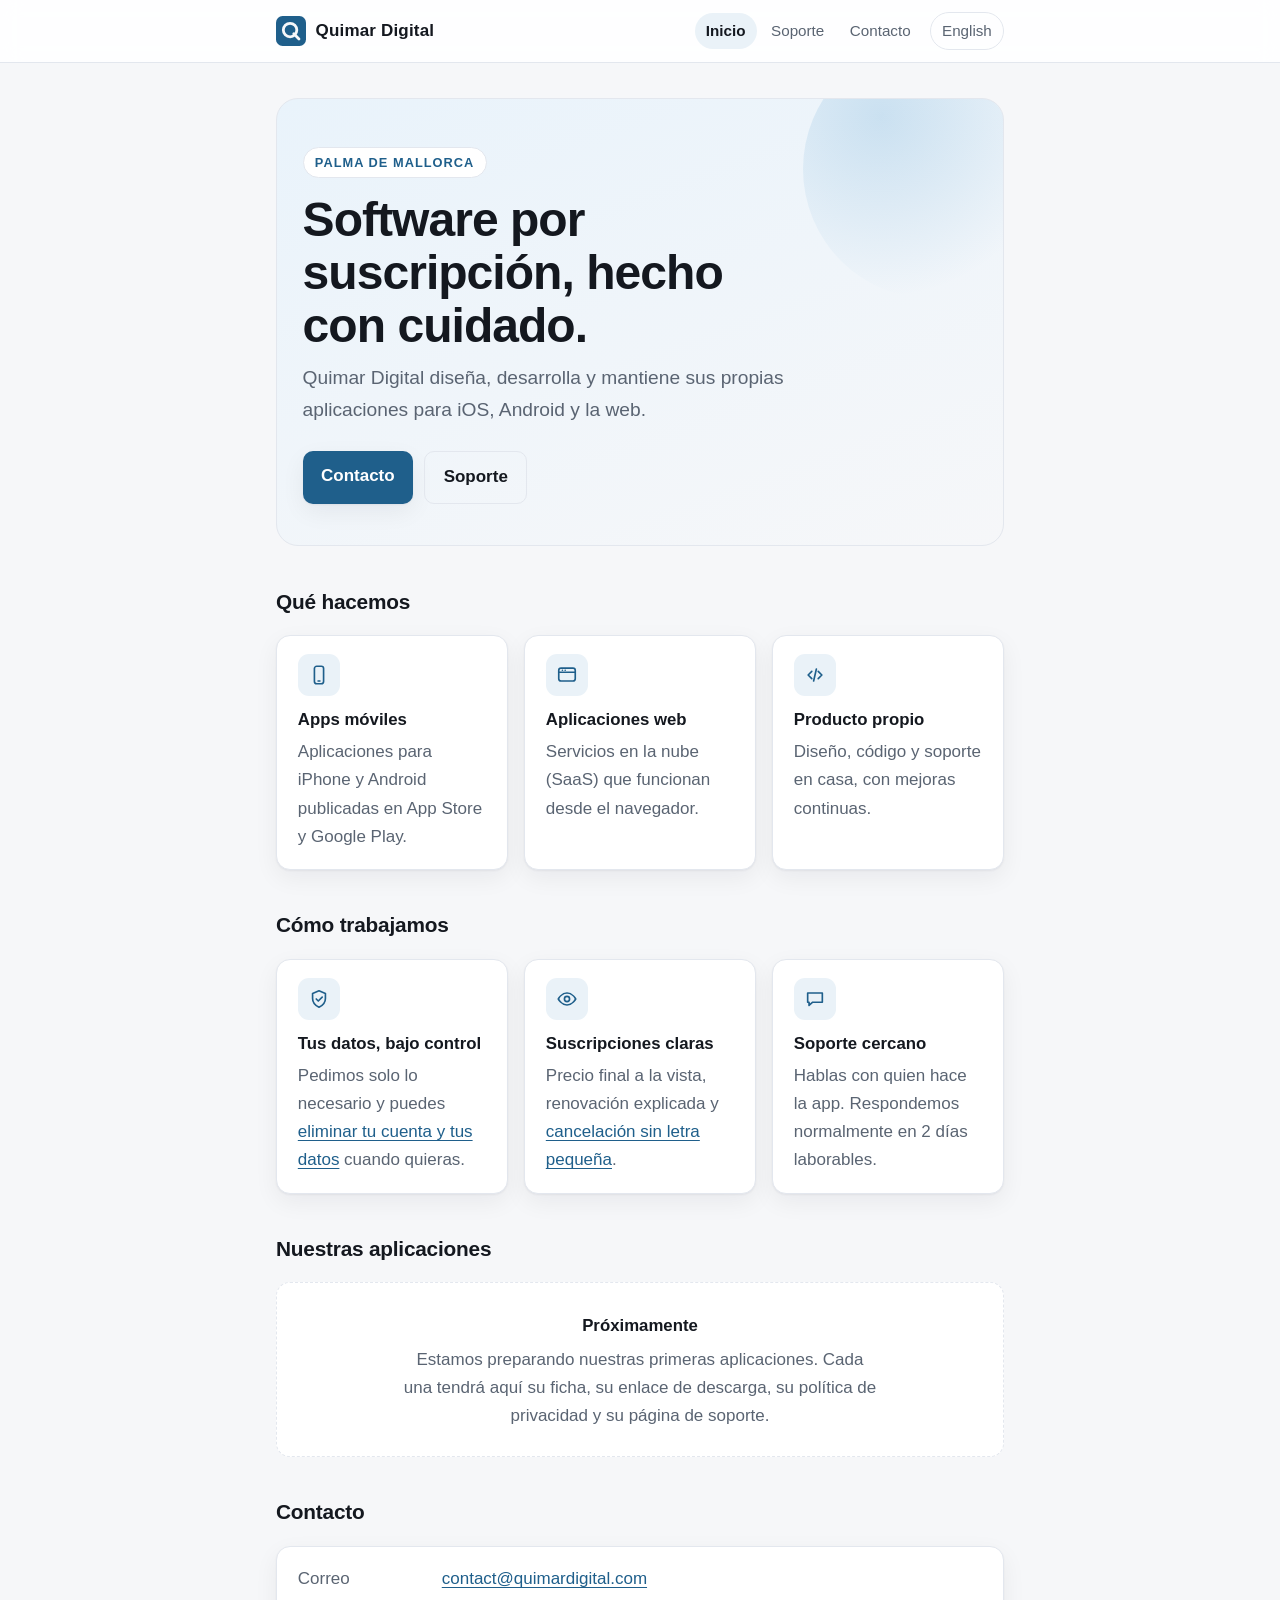
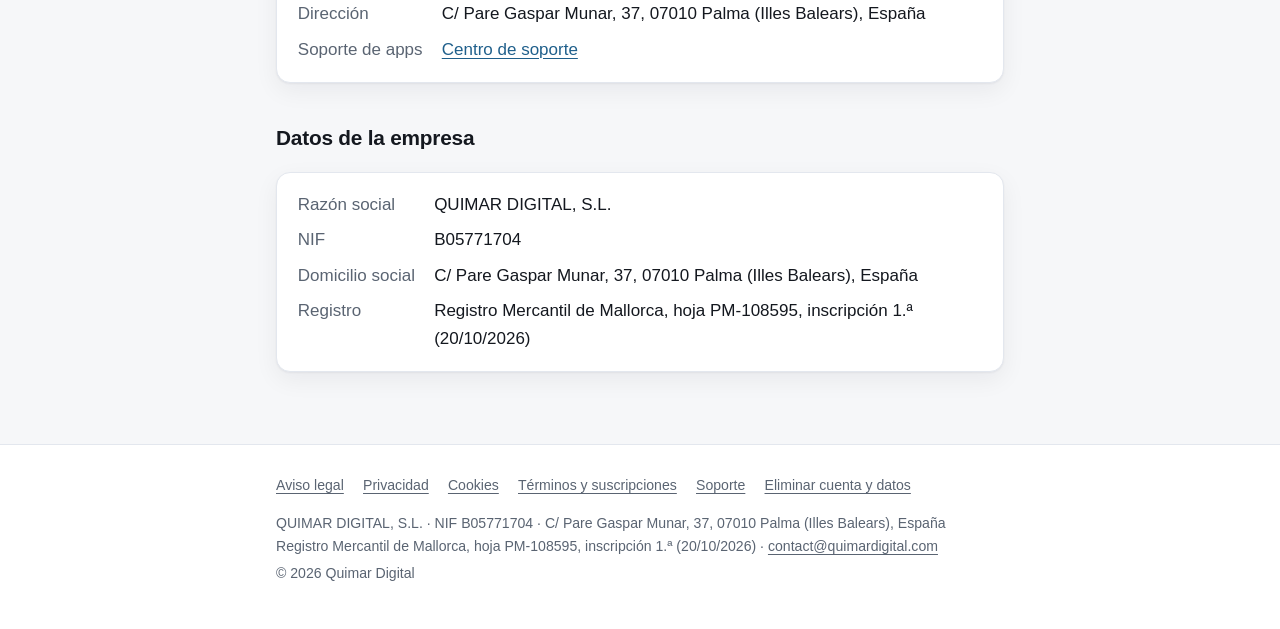
<file: index.html>
<!doctype html>
<html lang="es">
<head>
<meta charset="utf-8">
<meta name="viewport" content="width=device-width, initial-scale=1">
<title>Quimar Digital · Aplicaciones web y móviles</title>
<meta name="description" content="Quimar Digital, S.L. desarrolla aplicaciones web y móviles por suscripción desde Palma (Mallorca).">
<link rel="canonical" href="https://quimardigital.com/">
<link rel="alternate" hreflang="es" href="https://quimardigital.com/">
<link rel="alternate" hreflang="en" href="https://quimardigital.com/en/">
<link rel="icon" href="favicon.svg" type="image/svg+xml">
<link rel="stylesheet" href="style.css">
</head>
<body>
<header class="site"><div class="wrap">
  <a class="brand" href="index.html"><svg viewBox="0 0 32 32" aria-hidden="true"><rect width="32" height="32" rx="7" fill="currentColor"/><circle cx="15" cy="15" r="7.2" fill="none" stroke="var(--bg)" stroke-width="3"/><path d="M19 19l5.5 5.5" stroke="var(--bg)" stroke-width="3" stroke-linecap="round"/></svg><span>Quimar Digital</span></a>
  <nav class="top" aria-label="Principal">
    <a href="index.html" aria-current="page">Inicio</a><a href="soporte.html">Soporte</a><a href="index.html#contacto">Contacto</a><a class="lang" href="en/index.html" hreflang="en" lang="en">English</a>
  </nav>
</div></header>
<main><div class="wrap">

<section class="hero">
  <span class="eyebrow">Palma de Mallorca</span>
  <h1>Software por suscripción, hecho con cuidado.</h1>
  <p class="lead">Quimar Digital diseña, desarrolla y mantiene sus propias aplicaciones para iOS, Android y la web.</p>
  <div class="actions"><a class="btn" href="#contacto">Contacto</a><a class="btn ghost" href="soporte.html">Soporte</a></div>
</section>

<h2>Qué hacemos</h2>
<div class="grid">
  <div class="card"><span class="ico"><svg viewBox="0 0 24 24" fill="none" stroke="currentColor" stroke-width="1.8" stroke-linecap="round" stroke-linejoin="round" aria-hidden="true"><rect x="7" y="2.5" width="10" height="19" rx="2.5"/><path d="M11 18.5h2"/></svg></span><h3>Apps móviles</h3><p>Aplicaciones para iPhone y Android publicadas en App Store y Google Play.</p></div>
  <div class="card"><span class="ico"><svg viewBox="0 0 24 24" fill="none" stroke="currentColor" stroke-width="1.8" stroke-linecap="round" stroke-linejoin="round" aria-hidden="true"><rect x="3" y="4.5" width="18" height="14" rx="2.5"/><path d="M3 9h18M7 6.8h.01M10 6.8h.01"/></svg></span><h3>Aplicaciones web</h3><p>Servicios en la nube (SaaS) que funcionan desde el navegador.</p></div>
  <div class="card"><span class="ico"><svg viewBox="0 0 24 24" fill="none" stroke="currentColor" stroke-width="1.8" stroke-linecap="round" stroke-linejoin="round" aria-hidden="true"><path d="M8.5 8L4.5 12l4 4M15.5 8l4 4-4 4M13.5 5.5l-3 13"/></svg></span><h3>Producto propio</h3><p>Diseño, código y soporte en casa, con mejoras continuas.</p></div>
</div>

<h2>Cómo trabajamos</h2>
<div class="grid">
  <div class="card"><span class="ico"><svg viewBox="0 0 24 24" fill="none" stroke="currentColor" stroke-width="1.8" stroke-linecap="round" stroke-linejoin="round" aria-hidden="true"><path d="M12 3l7 3v5.5c0 4.2-2.9 7.6-7 9.5-4.1-1.9-7-5.3-7-9.5V6l7-3z"/><path d="M9 12l2.2 2.2L15.5 10"/></svg></span><h3>Tus datos, bajo control</h3><p>Pedimos solo lo necesario y puedes <a href="eliminar-cuenta.html">eliminar tu cuenta y tus datos</a> cuando quieras.</p></div>
  <div class="card"><span class="ico"><svg viewBox="0 0 24 24" fill="none" stroke="currentColor" stroke-width="1.8" stroke-linecap="round" stroke-linejoin="round" aria-hidden="true"><path d="M2.5 12S6 5.5 12 5.5 21.5 12 21.5 12 18 18.5 12 18.5 2.5 12 2.5 12z"/><circle cx="12" cy="12" r="2.8"/></svg></span><h3>Suscripciones claras</h3><p>Precio final a la vista, renovación explicada y <a href="terminos.html">cancelación sin letra pequeña</a>.</p></div>
  <div class="card"><span class="ico"><svg viewBox="0 0 24 24" fill="none" stroke="currentColor" stroke-width="1.8" stroke-linecap="round" stroke-linejoin="round" aria-hidden="true"><path d="M4 5.5h16v10H9.5L5.5 19v-3.5H4z"/></svg></span><h3>Soporte cercano</h3><p>Hablas con quien hace la app. Respondemos normalmente en 2 días laborables.</p></div>
</div>

<h2>Nuestras aplicaciones</h2>
<div class="card soon"><h3>Próximamente</h3><p>Estamos preparando nuestras primeras aplicaciones. Cada una tendrá aquí su ficha, su enlace de descarga, su política de privacidad y su página de soporte.</p></div>

<h2 id="contacto">Contacto</h2>
<div class="card">
<dl class="data">
  <dt>Correo</dt><dd><a href="mailto:contact@quimardigital.com">contact@quimardigital.com</a></dd>
  <dt>Dirección</dt><dd>C/ Pare Gaspar Munar, 37, 07010 Palma (Illes Balears), España</dd>
  <dt>Soporte de apps</dt><dd><a href="soporte.html">Centro de soporte</a></dd>
</dl>
</div>

<h2>Datos de la empresa</h2>
<div class="card">
<dl class="data">
  <dt>Razón social</dt><dd>QUIMAR DIGITAL, S.L.</dd>
  <dt>NIF</dt><dd>B05771704</dd>
  <dt>Domicilio social</dt><dd>C/ Pare Gaspar Munar, 37, 07010 Palma (Illes Balears), España</dd>
  <dt>Registro</dt><dd>Registro Mercantil de Mallorca, hoja PM-108595, inscripción 1.ª (20/10/2026)</dd>
</dl>
</div>

</div></main>
<footer class="site"><div class="wrap">
  <nav aria-label="Legal"><a href="aviso-legal.html">Aviso legal</a><a href="privacidad.html">Privacidad</a><a href="cookies.html">Cookies</a><a href="terminos.html">Términos y suscripciones</a><a href="soporte.html">Soporte</a><a href="eliminar-cuenta.html">Eliminar cuenta y datos</a></nav>
  <p>QUIMAR DIGITAL, S.L. · NIF B05771704 · C/ Pare Gaspar Munar, 37, 07010 Palma (Illes Balears), España<br>Registro Mercantil de Mallorca, hoja PM-108595, inscripción 1.ª (20/10/2026) · <a href="mailto:contact@quimardigital.com">contact@quimardigital.com</a></p>
  <p>© 2026 Quimar Digital</p>
</div></footer>
</body>
</html>
</file>
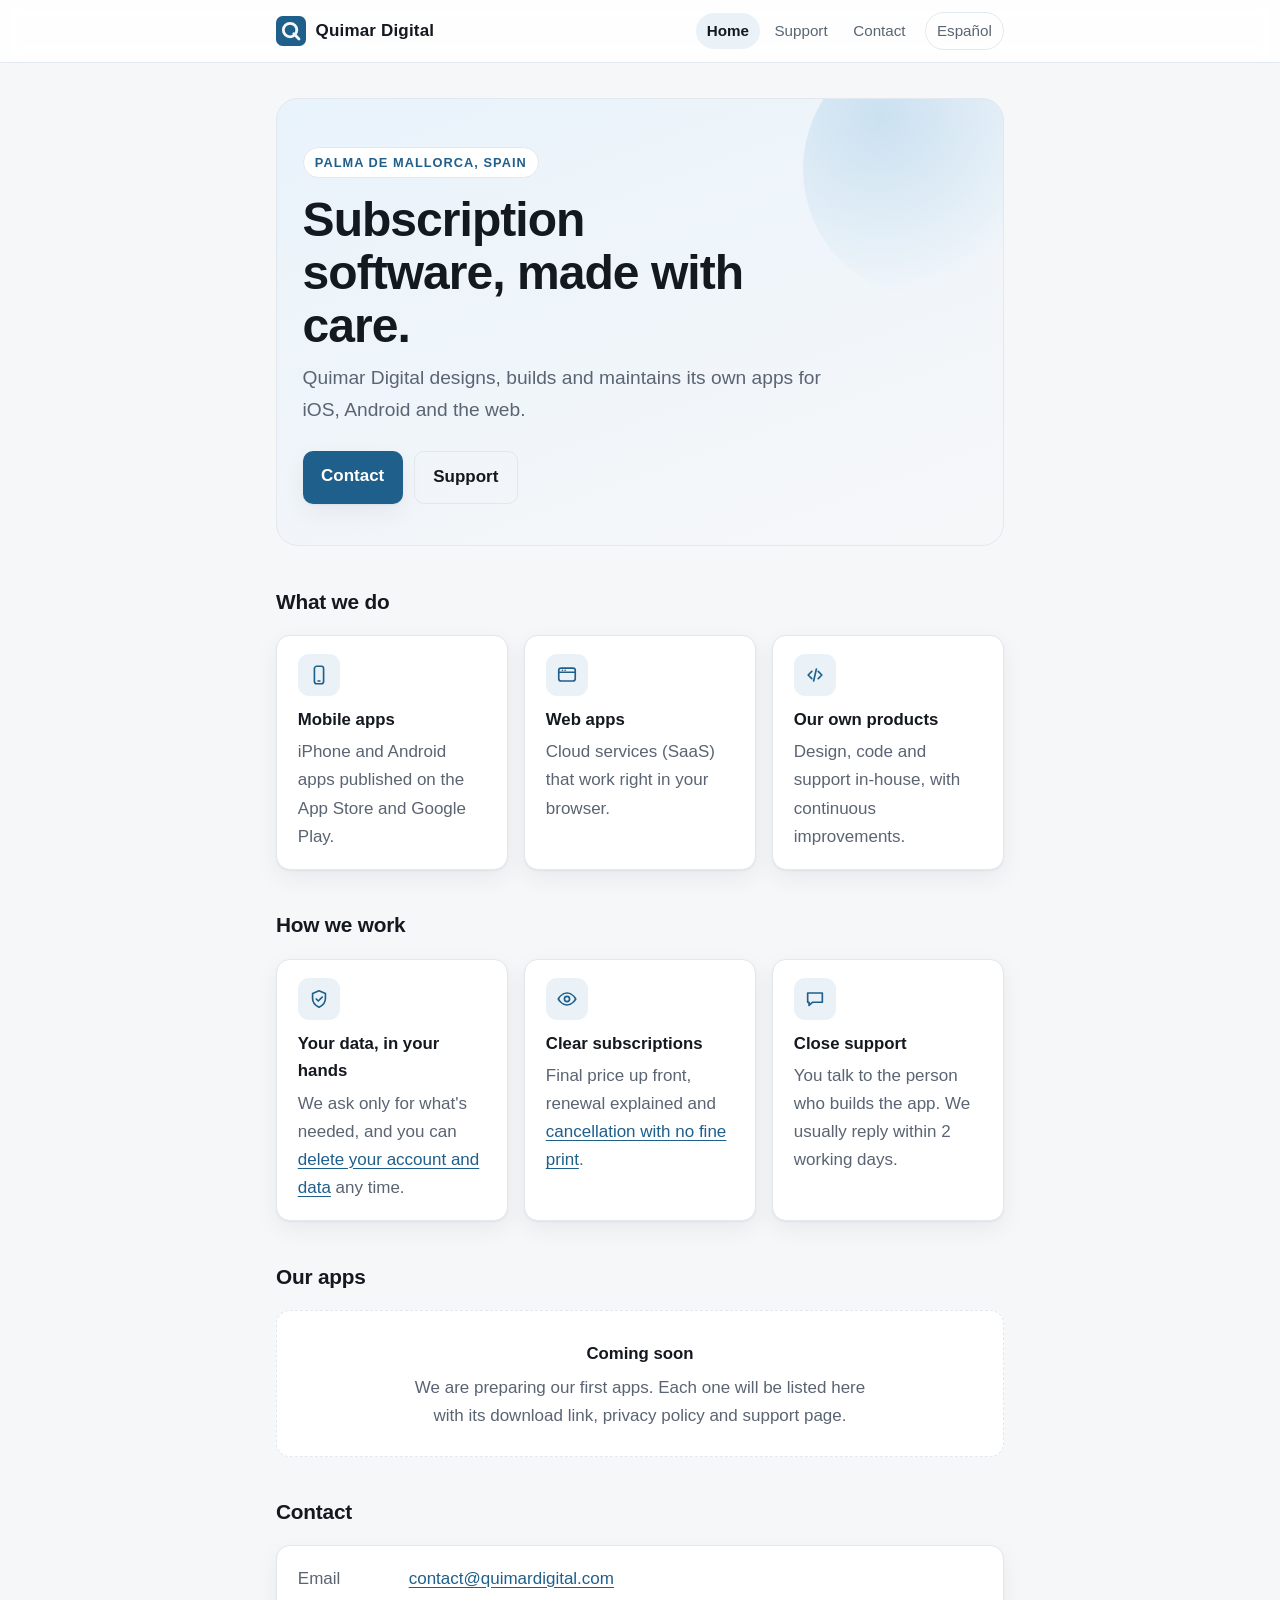
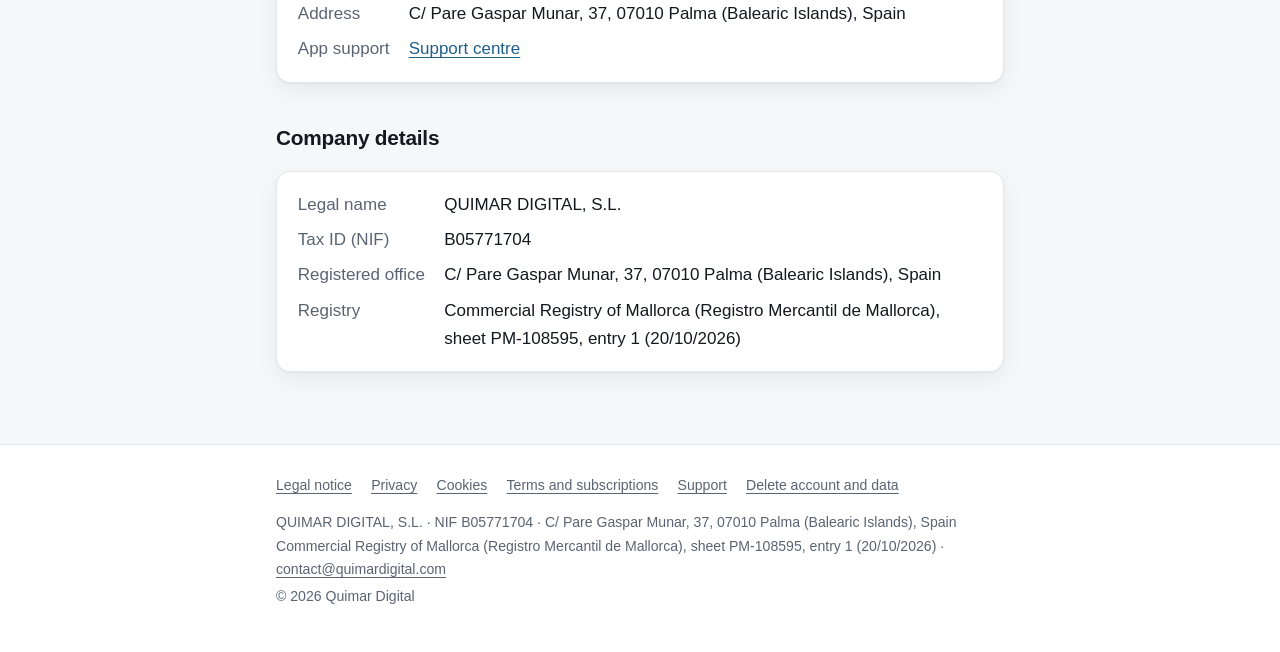
<file: en/index.html>
<!doctype html>
<html lang="en">
<head>
<meta charset="utf-8">
<meta name="viewport" content="width=device-width, initial-scale=1">
<title>Quimar Digital · Web and mobile apps</title>
<meta name="description" content="Quimar Digital, S.L. builds subscription web and mobile apps in Palma (Mallorca, Spain).">
<link rel="canonical" href="https://quimardigital.com/en/">
<link rel="alternate" hreflang="es" href="https://quimardigital.com/">
<link rel="alternate" hreflang="en" href="https://quimardigital.com/en/">
<link rel="icon" href="../favicon.svg" type="image/svg+xml">
<link rel="stylesheet" href="../style.css">
</head>
<body>
<header class="site"><div class="wrap">
  <a class="brand" href="../en/index.html"><svg viewBox="0 0 32 32" aria-hidden="true"><rect width="32" height="32" rx="7" fill="currentColor"/><circle cx="15" cy="15" r="7.2" fill="none" stroke="var(--bg)" stroke-width="3"/><path d="M19 19l5.5 5.5" stroke="var(--bg)" stroke-width="3" stroke-linecap="round"/></svg><span>Quimar Digital</span></a>
  <nav class="top" aria-label="Main">
    <a href="../en/index.html" aria-current="page">Home</a><a href="../en/support.html">Support</a><a href="../en/index.html#contact">Contact</a><a class="lang" href="../index.html" hreflang="es" lang="es">Español</a>
  </nav>
</div></header>
<main><div class="wrap">

<section class="hero">
  <span class="eyebrow">Palma de Mallorca, Spain</span>
  <h1>Subscription software, made with care.</h1>
  <p class="lead">Quimar Digital designs, builds and maintains its own apps for iOS, Android and the web.</p>
  <div class="actions"><a class="btn" href="#contact">Contact</a><a class="btn ghost" href="support.html">Support</a></div>
</section>

<h2>What we do</h2>
<div class="grid">
  <div class="card"><span class="ico"><svg viewBox="0 0 24 24" fill="none" stroke="currentColor" stroke-width="1.8" stroke-linecap="round" stroke-linejoin="round" aria-hidden="true"><rect x="7" y="2.5" width="10" height="19" rx="2.5"/><path d="M11 18.5h2"/></svg></span><h3>Mobile apps</h3><p>iPhone and Android apps published on the App Store and Google Play.</p></div>
  <div class="card"><span class="ico"><svg viewBox="0 0 24 24" fill="none" stroke="currentColor" stroke-width="1.8" stroke-linecap="round" stroke-linejoin="round" aria-hidden="true"><rect x="3" y="4.5" width="18" height="14" rx="2.5"/><path d="M3 9h18M7 6.8h.01M10 6.8h.01"/></svg></span><h3>Web apps</h3><p>Cloud services (SaaS) that work right in your browser.</p></div>
  <div class="card"><span class="ico"><svg viewBox="0 0 24 24" fill="none" stroke="currentColor" stroke-width="1.8" stroke-linecap="round" stroke-linejoin="round" aria-hidden="true"><path d="M8.5 8L4.5 12l4 4M15.5 8l4 4-4 4M13.5 5.5l-3 13"/></svg></span><h3>Our own products</h3><p>Design, code and support in-house, with continuous improvements.</p></div>
</div>

<h2>How we work</h2>
<div class="grid">
  <div class="card"><span class="ico"><svg viewBox="0 0 24 24" fill="none" stroke="currentColor" stroke-width="1.8" stroke-linecap="round" stroke-linejoin="round" aria-hidden="true"><path d="M12 3l7 3v5.5c0 4.2-2.9 7.6-7 9.5-4.1-1.9-7-5.3-7-9.5V6l7-3z"/><path d="M9 12l2.2 2.2L15.5 10"/></svg></span><h3>Your data, in your hands</h3><p>We ask only for what's needed, and you can <a href="delete-account.html">delete your account and data</a> any time.</p></div>
  <div class="card"><span class="ico"><svg viewBox="0 0 24 24" fill="none" stroke="currentColor" stroke-width="1.8" stroke-linecap="round" stroke-linejoin="round" aria-hidden="true"><path d="M2.5 12S6 5.5 12 5.5 21.5 12 21.5 12 18 18.5 12 18.5 2.5 12 2.5 12z"/><circle cx="12" cy="12" r="2.8"/></svg></span><h3>Clear subscriptions</h3><p>Final price up front, renewal explained and <a href="terms.html">cancellation with no fine print</a>.</p></div>
  <div class="card"><span class="ico"><svg viewBox="0 0 24 24" fill="none" stroke="currentColor" stroke-width="1.8" stroke-linecap="round" stroke-linejoin="round" aria-hidden="true"><path d="M4 5.5h16v10H9.5L5.5 19v-3.5H4z"/></svg></span><h3>Close support</h3><p>You talk to the person who builds the app. We usually reply within 2 working days.</p></div>
</div>

<h2>Our apps</h2>
<div class="card soon"><h3>Coming soon</h3><p>We are preparing our first apps. Each one will be listed here with its download link, privacy policy and support page.</p></div>

<h2 id="contact">Contact</h2>
<div class="card">
<dl class="data">
  <dt>Email</dt><dd><a href="mailto:contact@quimardigital.com">contact@quimardigital.com</a></dd>
  <dt>Address</dt><dd>C/ Pare Gaspar Munar, 37, 07010 Palma (Balearic Islands), Spain</dd>
  <dt>App support</dt><dd><a href="support.html">Support centre</a></dd>
</dl>
</div>

<h2>Company details</h2>
<div class="card">
<dl class="data">
  <dt>Legal name</dt><dd>QUIMAR DIGITAL, S.L.</dd>
  <dt>Tax ID (NIF)</dt><dd>B05771704</dd>
  <dt>Registered office</dt><dd>C/ Pare Gaspar Munar, 37, 07010 Palma (Balearic Islands), Spain</dd>
  <dt>Registry</dt><dd>Commercial Registry of Mallorca (Registro Mercantil de Mallorca), sheet PM-108595, entry 1 (20/10/2026)</dd>
</dl>
</div>

</div></main>
<footer class="site"><div class="wrap">
  <nav aria-label="Legal"><a href="../en/legal-notice.html">Legal notice</a><a href="../en/privacy.html">Privacy</a><a href="../en/cookies.html">Cookies</a><a href="../en/terms.html">Terms and subscriptions</a><a href="../en/support.html">Support</a><a href="../en/delete-account.html">Delete account and data</a></nav>
  <p>QUIMAR DIGITAL, S.L. · NIF B05771704 · C/ Pare Gaspar Munar, 37, 07010 Palma (Balearic Islands), Spain<br>Commercial Registry of Mallorca (Registro Mercantil de Mallorca), sheet PM-108595, entry 1 (20/10/2026) · <a href="mailto:contact@quimardigital.com">contact@quimardigital.com</a></p>
  <p>© 2026 Quimar Digital</p>
</div></footer>
</body>
</html>
</file>
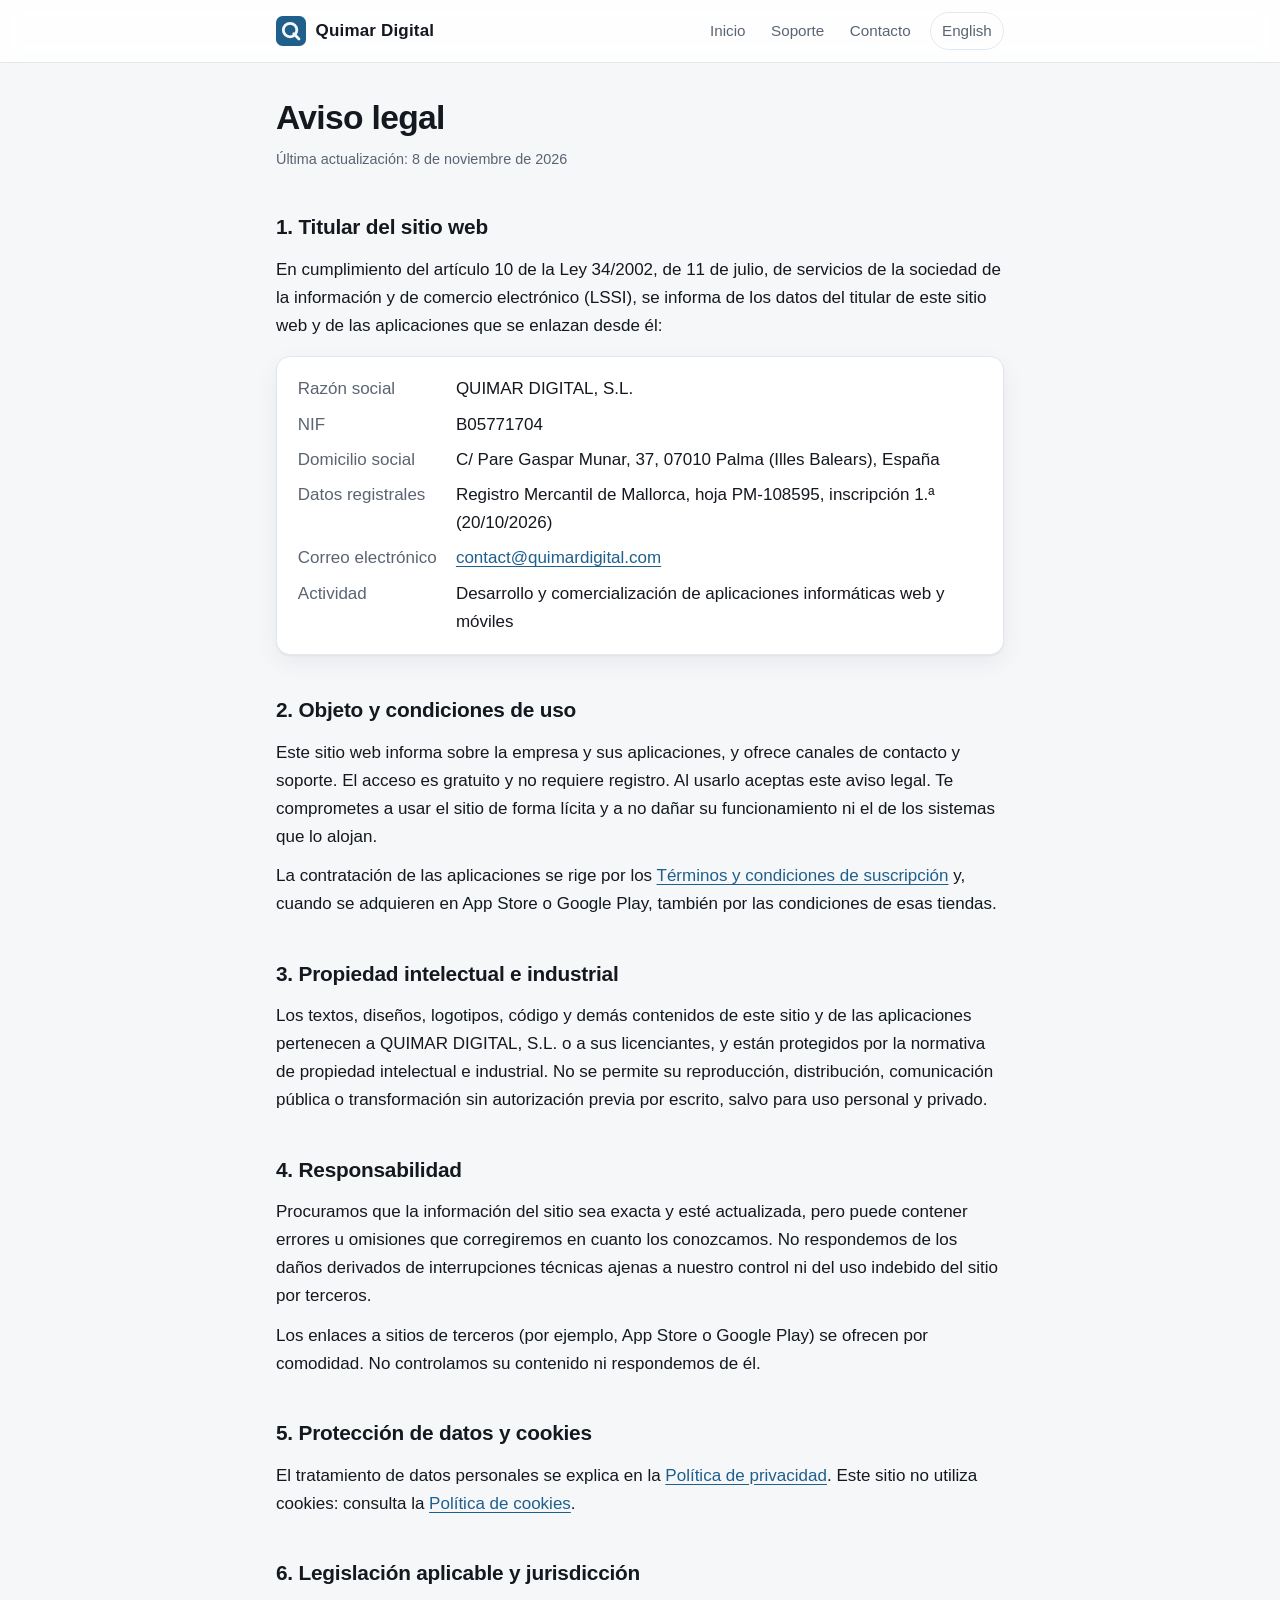
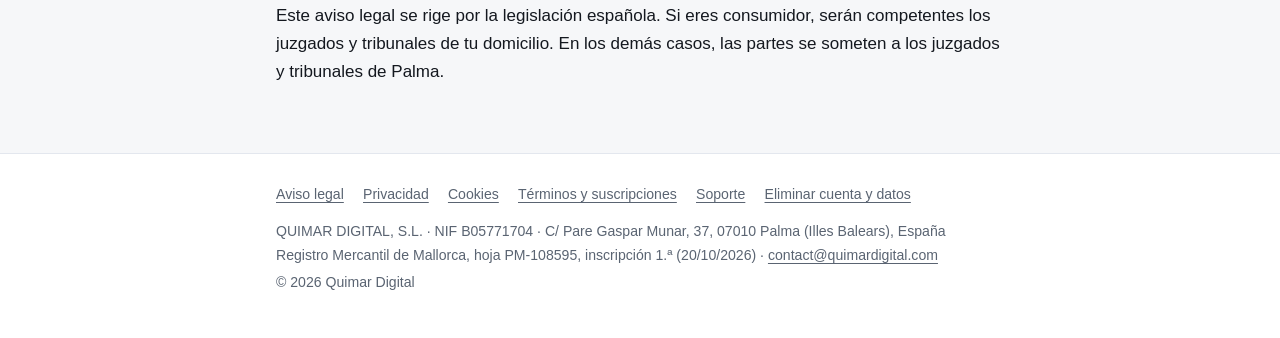
<file: aviso-legal.html>
<!doctype html>
<html lang="es">
<head>
<meta charset="utf-8">
<meta name="viewport" content="width=device-width, initial-scale=1">
<title>Aviso legal · Quimar Digital</title>
<meta name="description" content="Aviso legal e información del titular del sitio web quimardigital.com.">
<link rel="canonical" href="https://quimardigital.com/aviso-legal.html">
<link rel="alternate" hreflang="es" href="https://quimardigital.com/aviso-legal.html">
<link rel="alternate" hreflang="en" href="https://quimardigital.com/en/legal-notice.html">
<link rel="icon" href="favicon.svg" type="image/svg+xml">
<link rel="stylesheet" href="style.css">
</head>
<body>
<header class="site"><div class="wrap">
  <a class="brand" href="index.html"><svg viewBox="0 0 32 32" aria-hidden="true"><rect width="32" height="32" rx="7" fill="currentColor"/><circle cx="15" cy="15" r="7.2" fill="none" stroke="var(--bg)" stroke-width="3"/><path d="M19 19l5.5 5.5" stroke="var(--bg)" stroke-width="3" stroke-linecap="round"/></svg><span>Quimar Digital</span></a>
  <nav class="top" aria-label="Principal">
    <a href="index.html">Inicio</a><a href="soporte.html">Soporte</a><a href="index.html#contacto">Contacto</a><a class="lang" href="en/legal-notice.html" hreflang="en" lang="en">English</a>
  </nav>
</div></header>
<main><div class="wrap">

<h1>Aviso legal</h1>
<p class="updated">Última actualización: 8 de noviembre de 2026</p>

<h2>1. Titular del sitio web</h2>
<p>En cumplimiento del artículo 10 de la Ley 34/2002, de 11 de julio, de servicios de la sociedad de la información y de comercio electrónico (LSSI), se informa de los datos del titular de este sitio web y de las aplicaciones que se enlazan desde él:</p>
<div class="card"><dl class="data">
  <dt>Razón social</dt><dd>QUIMAR DIGITAL, S.L.</dd>
  <dt>NIF</dt><dd>B05771704</dd>
  <dt>Domicilio social</dt><dd>C/ Pare Gaspar Munar, 37, 07010 Palma (Illes Balears), España</dd>
  <dt>Datos registrales</dt><dd>Registro Mercantil de Mallorca, hoja PM-108595, inscripción 1.ª (20/10/2026)</dd>
  <dt>Correo electrónico</dt><dd><a href="mailto:contact@quimardigital.com">contact@quimardigital.com</a></dd>
  <dt>Actividad</dt><dd>Desarrollo y comercialización de aplicaciones informáticas web y móviles</dd>
</dl></div>

<h2>2. Objeto y condiciones de uso</h2>
<p>Este sitio web informa sobre la empresa y sus aplicaciones, y ofrece canales de contacto y soporte. El acceso es gratuito y no requiere registro. Al usarlo aceptas este aviso legal. Te comprometes a usar el sitio de forma lícita y a no dañar su funcionamiento ni el de los sistemas que lo alojan.</p>
<p>La contratación de las aplicaciones se rige por los <a href="terminos.html">Términos y condiciones de suscripción</a> y, cuando se adquieren en App Store o Google Play, también por las condiciones de esas tiendas.</p>

<h2>3. Propiedad intelectual e industrial</h2>
<p>Los textos, diseños, logotipos, código y demás contenidos de este sitio y de las aplicaciones pertenecen a QUIMAR DIGITAL, S.L. o a sus licenciantes, y están protegidos por la normativa de propiedad intelectual e industrial. No se permite su reproducción, distribución, comunicación pública o transformación sin autorización previa por escrito, salvo para uso personal y privado.</p>

<h2>4. Responsabilidad</h2>
<p>Procuramos que la información del sitio sea exacta y esté actualizada, pero puede contener errores u omisiones que corregiremos en cuanto los conozcamos. No respondemos de los daños derivados de interrupciones técnicas ajenas a nuestro control ni del uso indebido del sitio por terceros.</p>
<p>Los enlaces a sitios de terceros (por ejemplo, App Store o Google Play) se ofrecen por comodidad. No controlamos su contenido ni respondemos de él.</p>

<h2>5. Protección de datos y cookies</h2>
<p>El tratamiento de datos personales se explica en la <a href="privacidad.html">Política de privacidad</a>. Este sitio no utiliza cookies: consulta la <a href="cookies.html">Política de cookies</a>.</p>

<h2>6. Legislación aplicable y jurisdicción</h2>
<p>Este aviso legal se rige por la legislación española. Si eres consumidor, serán competentes los juzgados y tribunales de tu domicilio. En los demás casos, las partes se someten a los juzgados y tribunales de Palma.</p>

</div></main>
<footer class="site"><div class="wrap">
  <nav aria-label="Legal"><a href="aviso-legal.html" aria-current="page">Aviso legal</a><a href="privacidad.html">Privacidad</a><a href="cookies.html">Cookies</a><a href="terminos.html">Términos y suscripciones</a><a href="soporte.html">Soporte</a><a href="eliminar-cuenta.html">Eliminar cuenta y datos</a></nav>
  <p>QUIMAR DIGITAL, S.L. · NIF B05771704 · C/ Pare Gaspar Munar, 37, 07010 Palma (Illes Balears), España<br>Registro Mercantil de Mallorca, hoja PM-108595, inscripción 1.ª (20/10/2026) · <a href="mailto:contact@quimardigital.com">contact@quimardigital.com</a></p>
  <p>© 2026 Quimar Digital</p>
</div></footer>
</body>
</html>
</file>
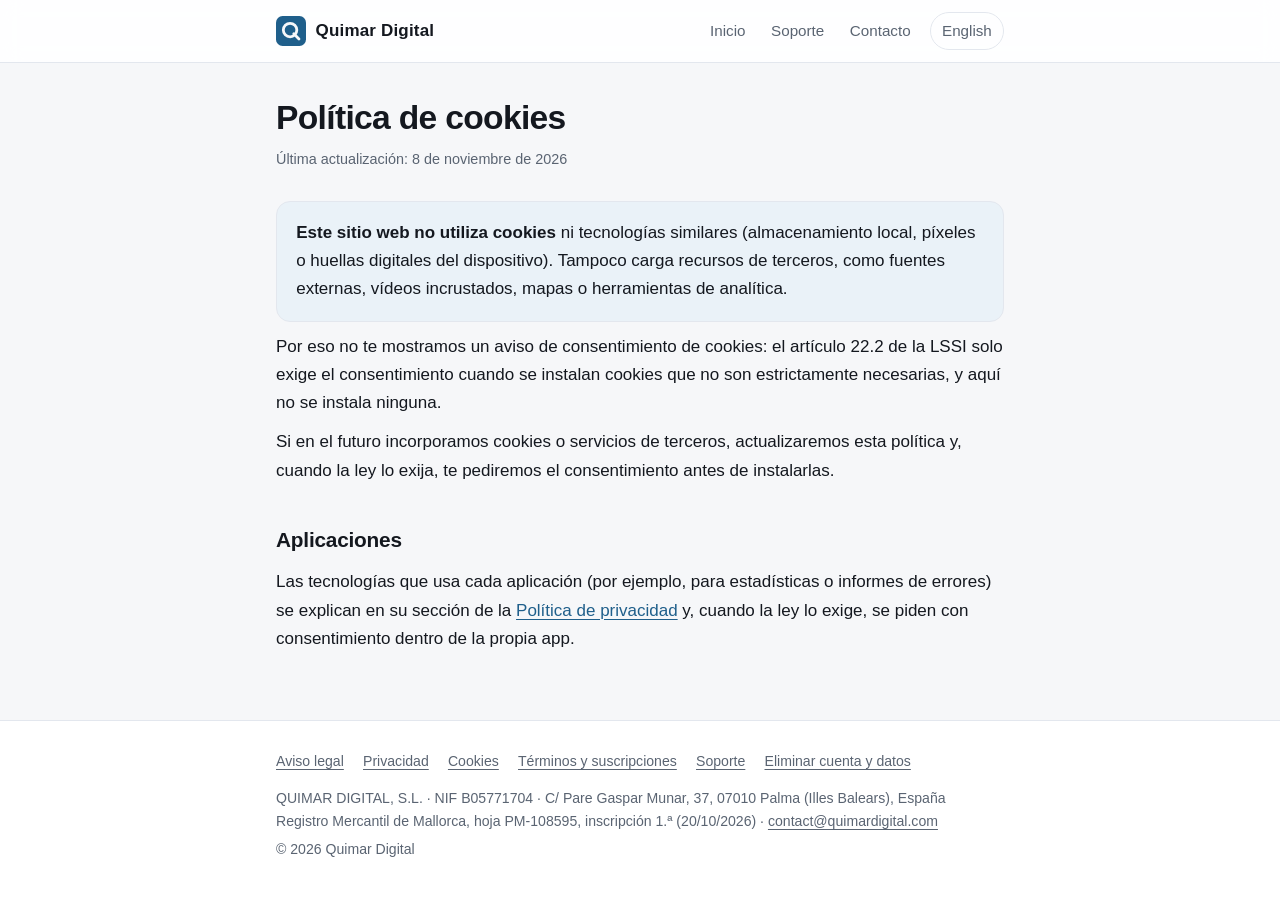
<file: cookies.html>
<!doctype html>
<html lang="es">
<head>
<meta charset="utf-8">
<meta name="viewport" content="width=device-width, initial-scale=1">
<title>Política de cookies · Quimar Digital</title>
<meta name="description" content="El sitio quimardigital.com no utiliza cookies.">
<link rel="canonical" href="https://quimardigital.com/cookies.html">
<link rel="alternate" hreflang="es" href="https://quimardigital.com/cookies.html">
<link rel="alternate" hreflang="en" href="https://quimardigital.com/en/cookies.html">
<link rel="icon" href="favicon.svg" type="image/svg+xml">
<link rel="stylesheet" href="style.css">
</head>
<body>
<header class="site"><div class="wrap">
  <a class="brand" href="index.html"><svg viewBox="0 0 32 32" aria-hidden="true"><rect width="32" height="32" rx="7" fill="currentColor"/><circle cx="15" cy="15" r="7.2" fill="none" stroke="var(--bg)" stroke-width="3"/><path d="M19 19l5.5 5.5" stroke="var(--bg)" stroke-width="3" stroke-linecap="round"/></svg><span>Quimar Digital</span></a>
  <nav class="top" aria-label="Principal">
    <a href="index.html">Inicio</a><a href="soporte.html">Soporte</a><a href="index.html#contacto">Contacto</a><a class="lang" href="en/cookies.html" hreflang="en" lang="en">English</a>
  </nav>
</div></header>
<main><div class="wrap">

<h1>Política de cookies</h1>
<p class="updated">Última actualización: 8 de noviembre de 2026</p>
<div class="note"><p><strong>Este sitio web no utiliza cookies</strong> ni tecnologías similares (almacenamiento local, píxeles o huellas digitales del dispositivo). Tampoco carga recursos de terceros, como fuentes externas, vídeos incrustados, mapas o herramientas de analítica.</p></div>
<p>Por eso no te mostramos un aviso de consentimiento de cookies: el artículo 22.2 de la LSSI solo exige el consentimiento cuando se instalan cookies que no son estrictamente necesarias, y aquí no se instala ninguna.</p>
<p>Si en el futuro incorporamos cookies o servicios de terceros, actualizaremos esta política y, cuando la ley lo exija, te pediremos el consentimiento antes de instalarlas.</p>
<h2>Aplicaciones</h2>
<p>Las tecnologías que usa cada aplicación (por ejemplo, para estadísticas o informes de errores) se explican en su sección de la <a href="privacidad.html">Política de privacidad</a> y, cuando la ley lo exige, se piden con consentimiento dentro de la propia app.</p>

</div></main>
<footer class="site"><div class="wrap">
  <nav aria-label="Legal"><a href="aviso-legal.html">Aviso legal</a><a href="privacidad.html">Privacidad</a><a href="cookies.html" aria-current="page">Cookies</a><a href="terminos.html">Términos y suscripciones</a><a href="soporte.html">Soporte</a><a href="eliminar-cuenta.html">Eliminar cuenta y datos</a></nav>
  <p>QUIMAR DIGITAL, S.L. · NIF B05771704 · C/ Pare Gaspar Munar, 37, 07010 Palma (Illes Balears), España<br>Registro Mercantil de Mallorca, hoja PM-108595, inscripción 1.ª (20/10/2026) · <a href="mailto:contact@quimardigital.com">contact@quimardigital.com</a></p>
  <p>© 2026 Quimar Digital</p>
</div></footer>
</body>
</html>
</file>
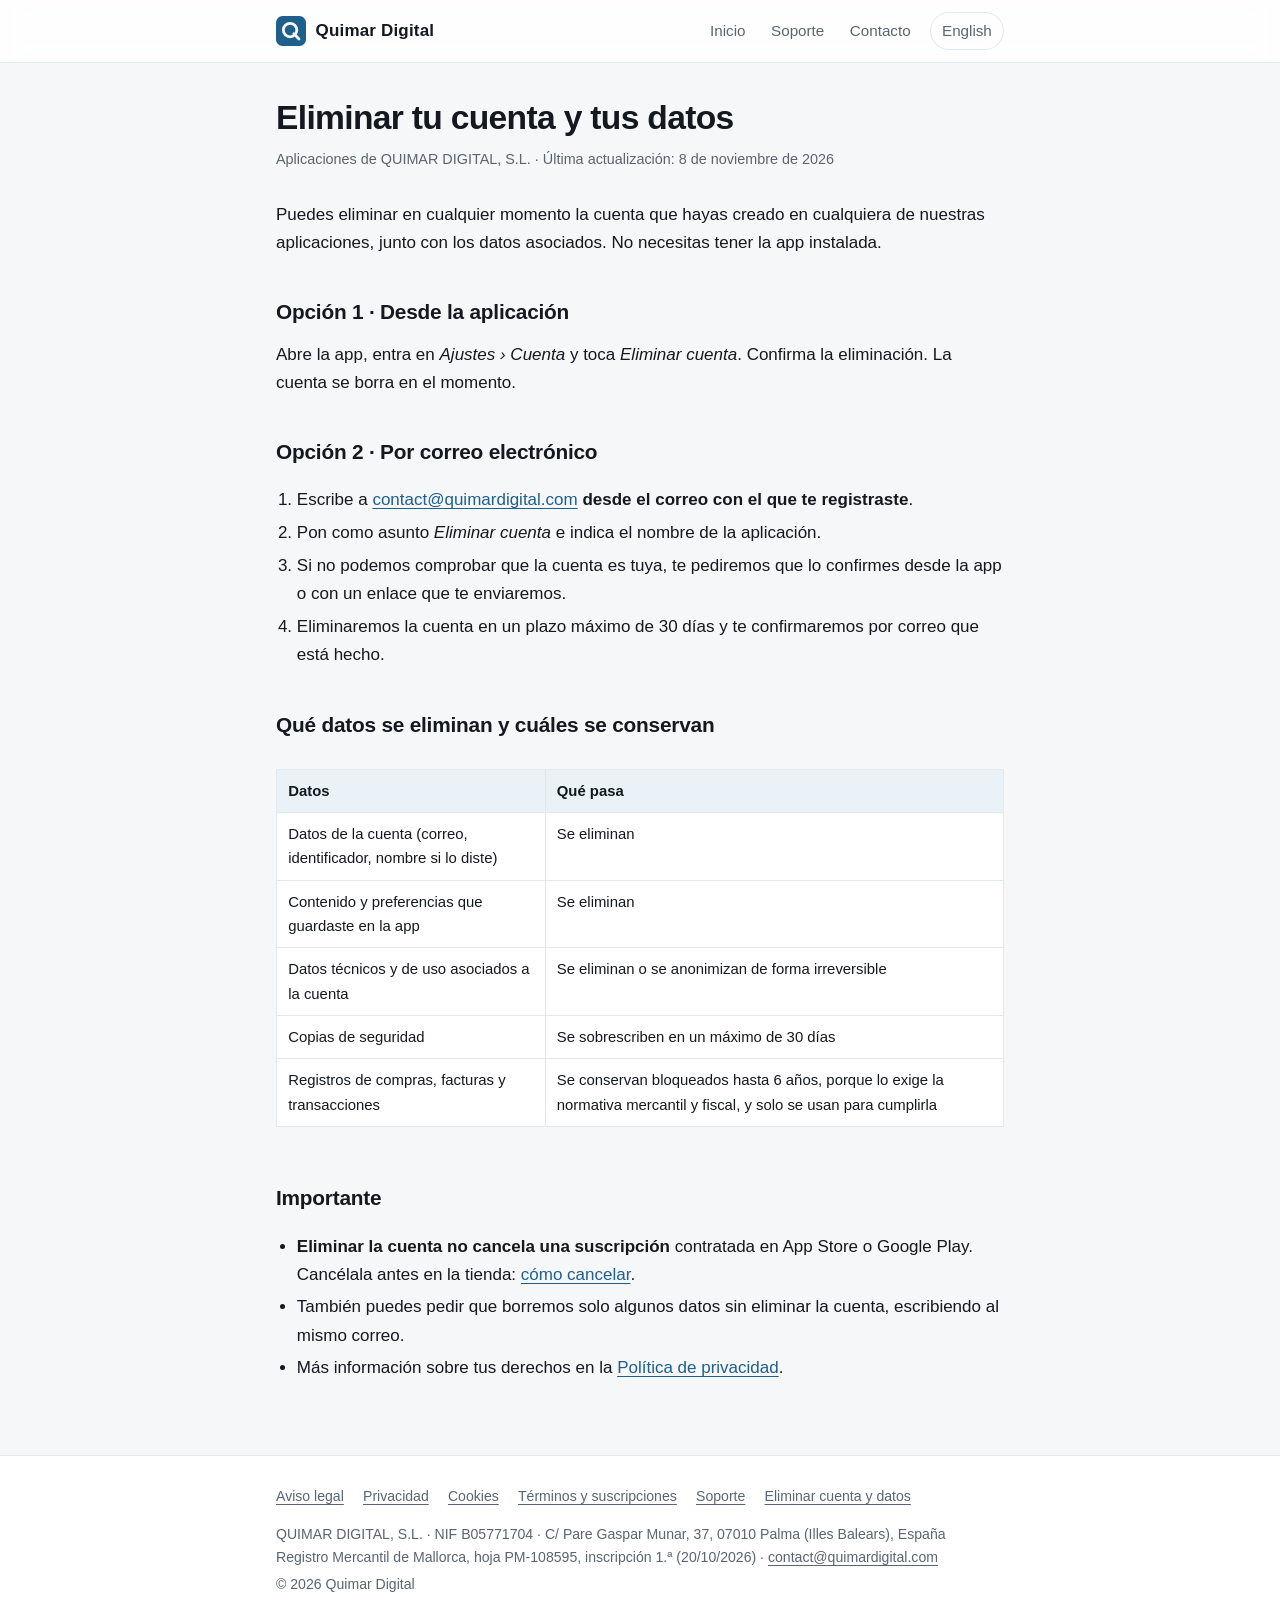
<file: eliminar-cuenta.html>
<!doctype html>
<html lang="es">
<head>
<meta charset="utf-8">
<meta name="viewport" content="width=device-width, initial-scale=1">
<title>Eliminar cuenta y datos · Quimar Digital</title>
<meta name="description" content="Cómo solicitar la eliminación de tu cuenta y tus datos en las aplicaciones de Quimar Digital, S.L.">
<link rel="canonical" href="https://quimardigital.com/eliminar-cuenta.html">
<link rel="alternate" hreflang="es" href="https://quimardigital.com/eliminar-cuenta.html">
<link rel="alternate" hreflang="en" href="https://quimardigital.com/en/delete-account.html">
<link rel="icon" href="favicon.svg" type="image/svg+xml">
<link rel="stylesheet" href="style.css">
</head>
<body>
<header class="site"><div class="wrap">
  <a class="brand" href="index.html"><svg viewBox="0 0 32 32" aria-hidden="true"><rect width="32" height="32" rx="7" fill="currentColor"/><circle cx="15" cy="15" r="7.2" fill="none" stroke="var(--bg)" stroke-width="3"/><path d="M19 19l5.5 5.5" stroke="var(--bg)" stroke-width="3" stroke-linecap="round"/></svg><span>Quimar Digital</span></a>
  <nav class="top" aria-label="Principal">
    <a href="index.html">Inicio</a><a href="soporte.html">Soporte</a><a href="index.html#contacto">Contacto</a><a class="lang" href="en/delete-account.html" hreflang="en" lang="en">English</a>
  </nav>
</div></header>
<main><div class="wrap">

<h1>Eliminar tu cuenta y tus datos</h1>
<p class="updated">Aplicaciones de QUIMAR DIGITAL, S.L. · Última actualización: 8 de noviembre de 2026</p>
<p>Puedes eliminar en cualquier momento la cuenta que hayas creado en cualquiera de nuestras aplicaciones, junto con los datos asociados. No necesitas tener la app instalada.</p>

<h2>Opción 1 · Desde la aplicación</h2>
<p>Abre la app, entra en <em>Ajustes › Cuenta</em> y toca <em>Eliminar cuenta</em>. Confirma la eliminación. La cuenta se borra en el momento.</p>

<h2>Opción 2 · Por correo electrónico</h2>
<ol>
<li>Escribe a <a href="mailto:contact@quimardigital.com?subject=Eliminar%20cuenta">contact@quimardigital.com</a> <strong>desde el correo con el que te registraste</strong>.</li>
<li>Pon como asunto <em>Eliminar cuenta</em> e indica el nombre de la aplicación.</li>
<li>Si no podemos comprobar que la cuenta es tuya, te pediremos que lo confirmes desde la app o con un enlace que te enviaremos.</li>
<li>Eliminaremos la cuenta en un plazo máximo de 30 días y te confirmaremos por correo que está hecho.</li>
</ol>

<h2>Qué datos se eliminan y cuáles se conservan</h2>
<div class="tablewrap"><table>
<tr><th>Datos</th><th>Qué pasa</th></tr>
<tr><td>Datos de la cuenta (correo, identificador, nombre si lo diste)</td><td>Se eliminan</td></tr>
<tr><td>Contenido y preferencias que guardaste en la app</td><td>Se eliminan</td></tr>
<tr><td>Datos técnicos y de uso asociados a la cuenta</td><td>Se eliminan o se anonimizan de forma irreversible</td></tr>
<tr><td>Copias de seguridad</td><td>Se sobrescriben en un máximo de 30 días</td></tr>
<tr><td>Registros de compras, facturas y transacciones</td><td>Se conservan bloqueados hasta 6 años, porque lo exige la normativa mercantil y fiscal, y solo se usan para cumplirla</td></tr>
</table></div>

<h2>Importante</h2>
<ul>
<li><strong>Eliminar la cuenta no cancela una suscripción</strong> contratada en App Store o Google Play. Cancélala antes en la tienda: <a href="soporte.html">cómo cancelar</a>.</li>
<li>También puedes pedir que borremos solo algunos datos sin eliminar la cuenta, escribiendo al mismo correo.</li>
<li>Más información sobre tus derechos en la <a href="privacidad.html">Política de privacidad</a>.</li>
</ul>

</div></main>
<footer class="site"><div class="wrap">
  <nav aria-label="Legal"><a href="aviso-legal.html">Aviso legal</a><a href="privacidad.html">Privacidad</a><a href="cookies.html">Cookies</a><a href="terminos.html">Términos y suscripciones</a><a href="soporte.html">Soporte</a><a href="eliminar-cuenta.html" aria-current="page">Eliminar cuenta y datos</a></nav>
  <p>QUIMAR DIGITAL, S.L. · NIF B05771704 · C/ Pare Gaspar Munar, 37, 07010 Palma (Illes Balears), España<br>Registro Mercantil de Mallorca, hoja PM-108595, inscripción 1.ª (20/10/2026) · <a href="mailto:contact@quimardigital.com">contact@quimardigital.com</a></p>
  <p>© 2026 Quimar Digital</p>
</div></footer>
</body>
</html>
</file>
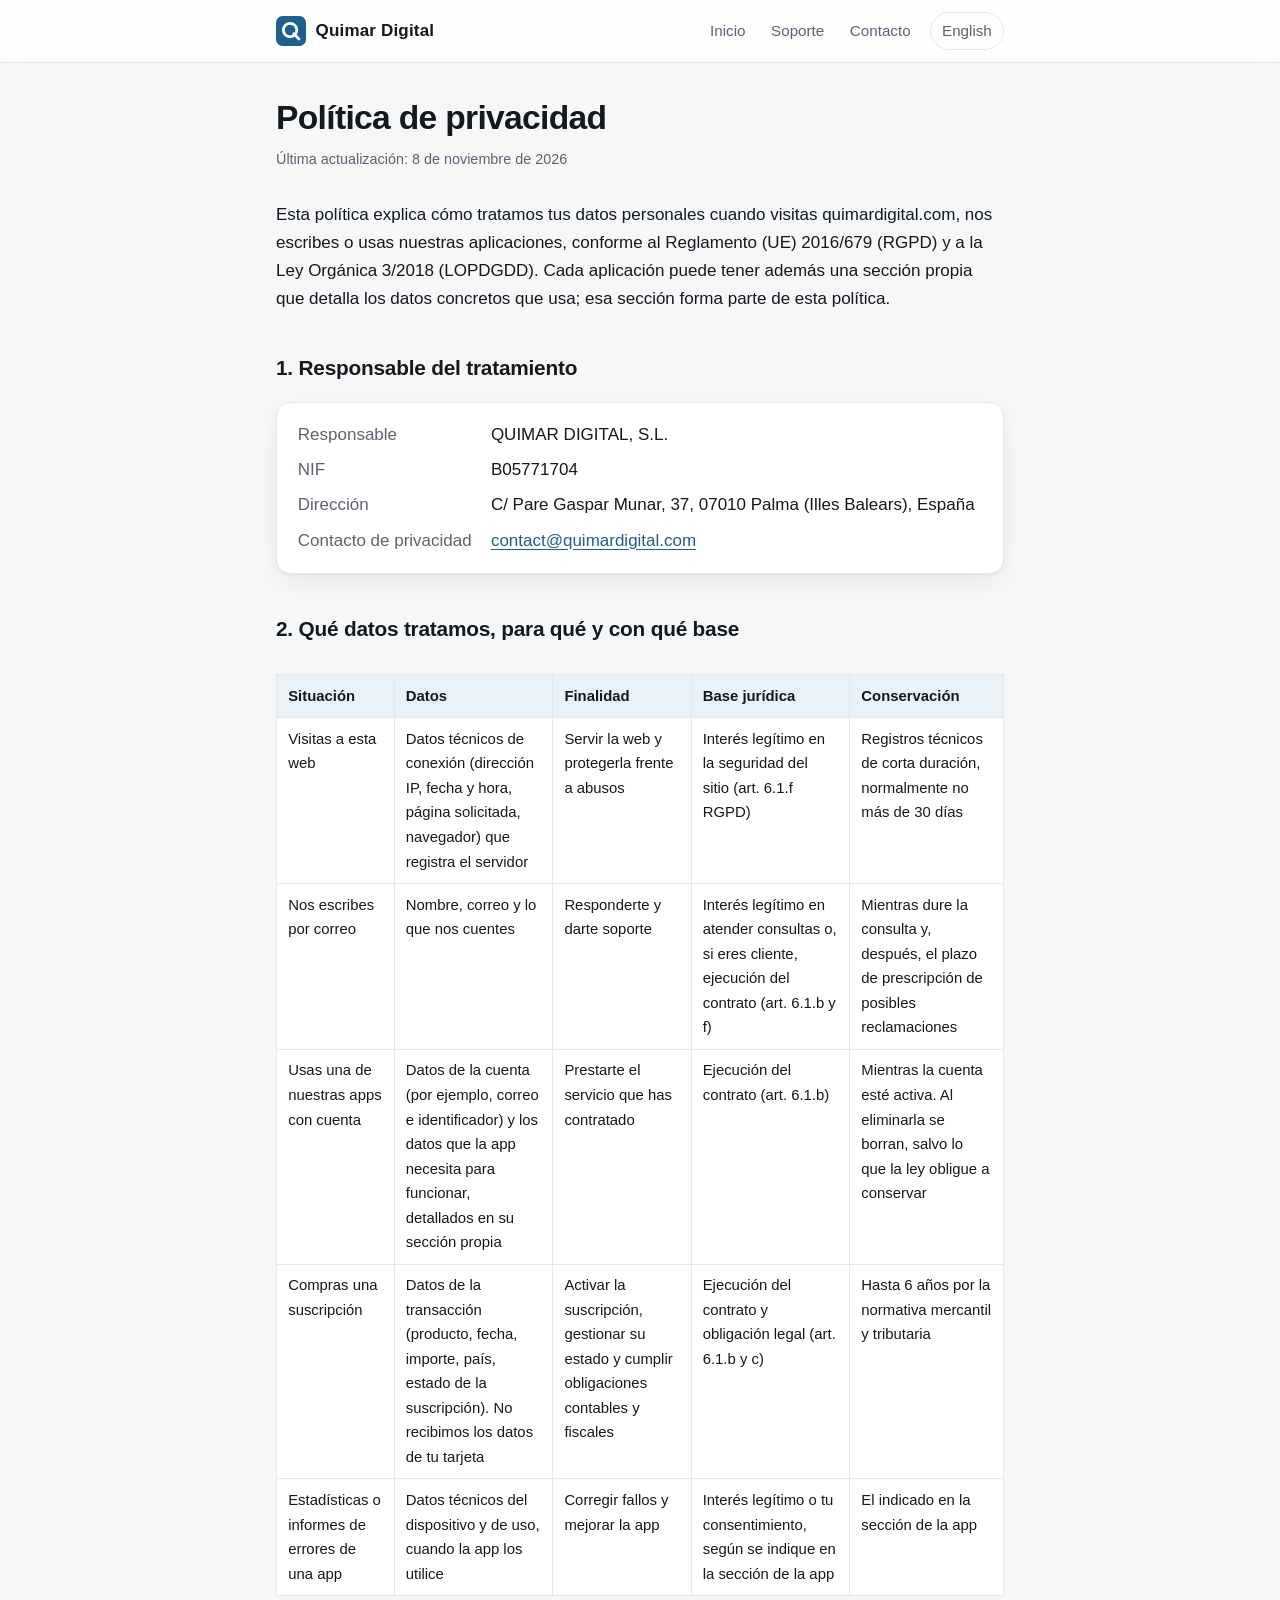
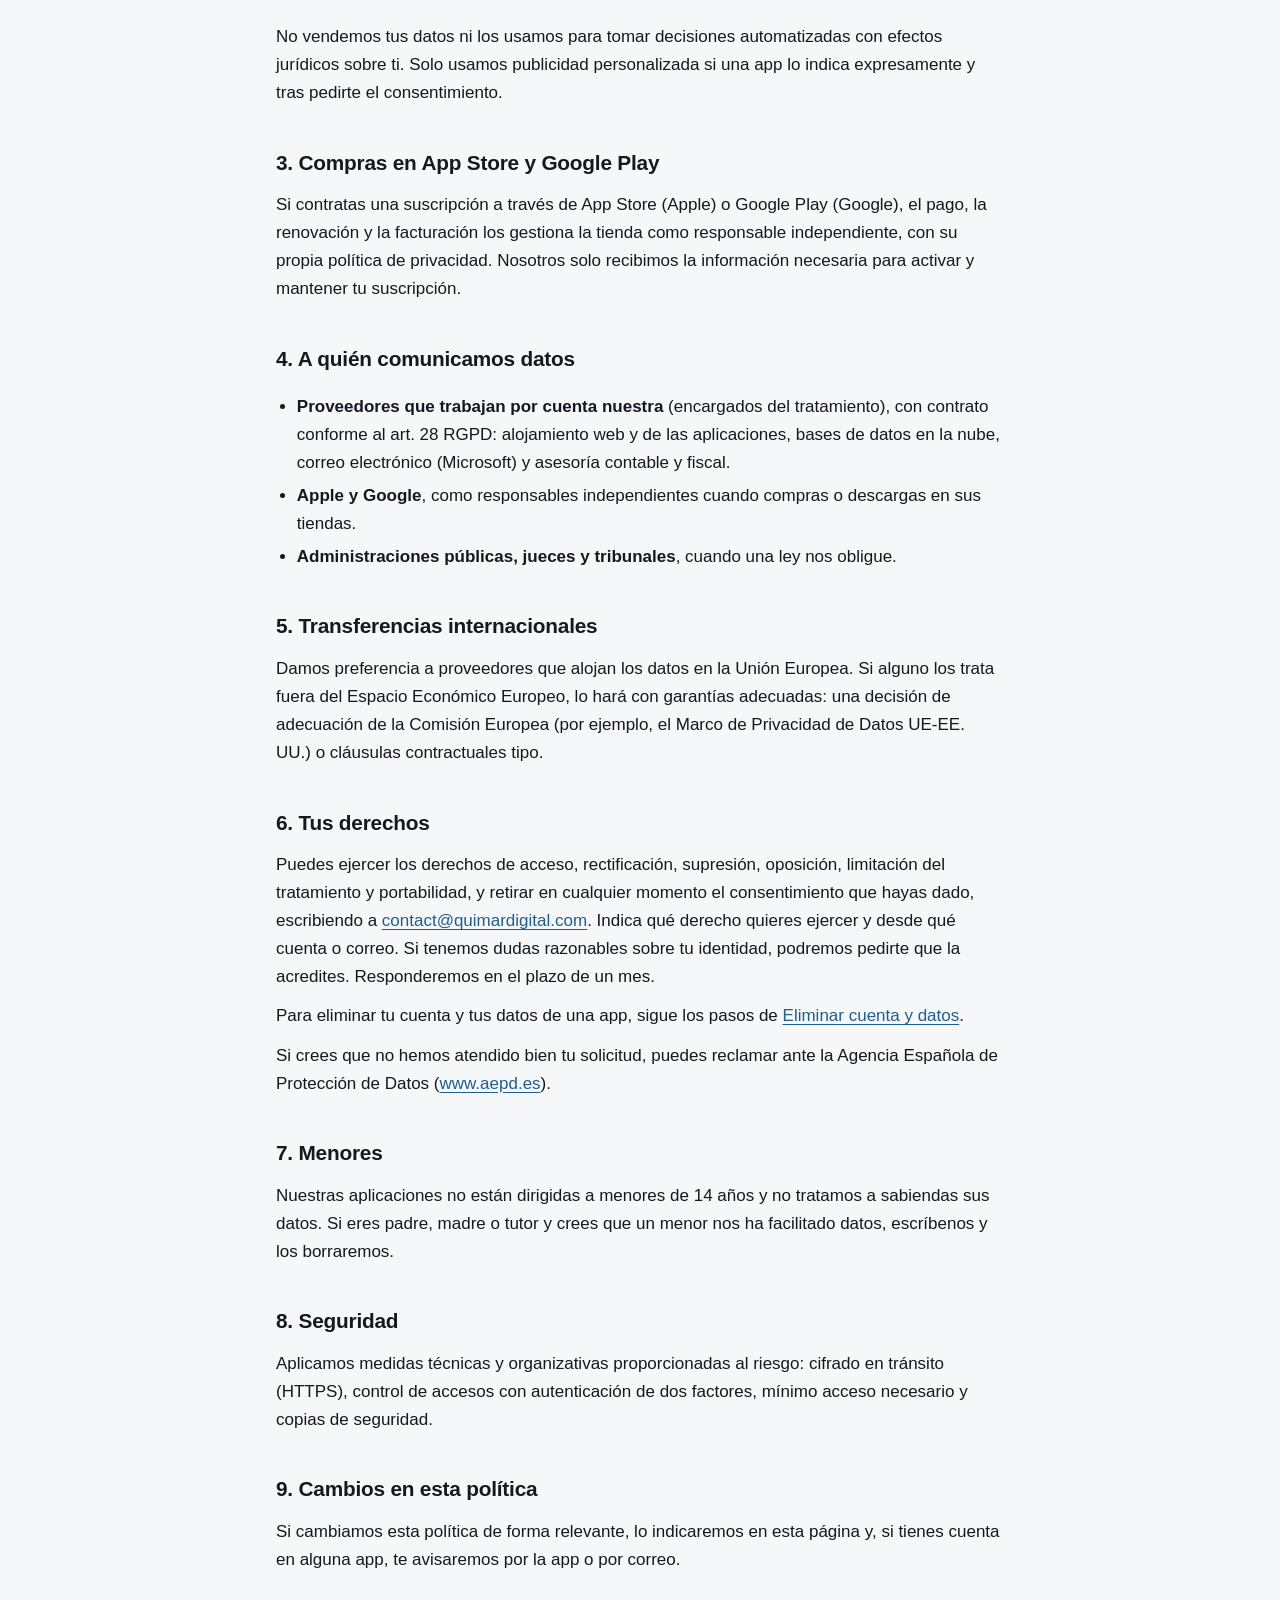
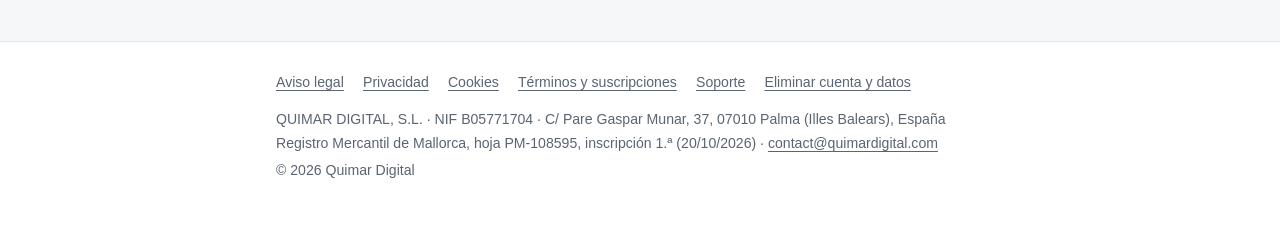
<file: privacidad.html>
<!doctype html>
<html lang="es">
<head>
<meta charset="utf-8">
<meta name="viewport" content="width=device-width, initial-scale=1">
<title>Política de privacidad · Quimar Digital</title>
<meta name="description" content="Cómo trata Quimar Digital, S.L. los datos personales en su web y en sus aplicaciones.">
<link rel="canonical" href="https://quimardigital.com/privacidad.html">
<link rel="alternate" hreflang="es" href="https://quimardigital.com/privacidad.html">
<link rel="alternate" hreflang="en" href="https://quimardigital.com/en/privacy.html">
<link rel="icon" href="favicon.svg" type="image/svg+xml">
<link rel="stylesheet" href="style.css">
</head>
<body>
<header class="site"><div class="wrap">
  <a class="brand" href="index.html"><svg viewBox="0 0 32 32" aria-hidden="true"><rect width="32" height="32" rx="7" fill="currentColor"/><circle cx="15" cy="15" r="7.2" fill="none" stroke="var(--bg)" stroke-width="3"/><path d="M19 19l5.5 5.5" stroke="var(--bg)" stroke-width="3" stroke-linecap="round"/></svg><span>Quimar Digital</span></a>
  <nav class="top" aria-label="Principal">
    <a href="index.html">Inicio</a><a href="soporte.html">Soporte</a><a href="index.html#contacto">Contacto</a><a class="lang" href="en/privacy.html" hreflang="en" lang="en">English</a>
  </nav>
</div></header>
<main><div class="wrap">

<h1>Política de privacidad</h1>
<p class="updated">Última actualización: 8 de noviembre de 2026</p>
<p>Esta política explica cómo tratamos tus datos personales cuando visitas quimardigital.com, nos escribes o usas nuestras aplicaciones, conforme al Reglamento (UE) 2016/679 (RGPD) y a la Ley Orgánica 3/2018 (LOPDGDD). Cada aplicación puede tener además una sección propia que detalla los datos concretos que usa; esa sección forma parte de esta política.</p>

<h2>1. Responsable del tratamiento</h2>
<div class="card"><dl class="data">
  <dt>Responsable</dt><dd>QUIMAR DIGITAL, S.L.</dd>
  <dt>NIF</dt><dd>B05771704</dd>
  <dt>Dirección</dt><dd>C/ Pare Gaspar Munar, 37, 07010 Palma (Illes Balears), España</dd>
  <dt>Contacto de privacidad</dt><dd><a href="mailto:contact@quimardigital.com">contact@quimardigital.com</a></dd>
</dl></div>

<h2>2. Qué datos tratamos, para qué y con qué base</h2>
<div class="tablewrap"><table>
<tr><th>Situación</th><th>Datos</th><th>Finalidad</th><th>Base jurídica</th><th>Conservación</th></tr>
<tr><td>Visitas a esta web</td><td>Datos técnicos de conexión (dirección IP, fecha y hora, página solicitada, navegador) que registra el servidor</td><td>Servir la web y protegerla frente a abusos</td><td>Interés legítimo en la seguridad del sitio (art. 6.1.f RGPD)</td><td>Registros técnicos de corta duración, normalmente no más de 30 días</td></tr>
<tr><td>Nos escribes por correo</td><td>Nombre, correo y lo que nos cuentes</td><td>Responderte y darte soporte</td><td>Interés legítimo en atender consultas o, si eres cliente, ejecución del contrato (art. 6.1.b y f)</td><td>Mientras dure la consulta y, después, el plazo de prescripción de posibles reclamaciones</td></tr>
<tr><td>Usas una de nuestras apps con cuenta</td><td>Datos de la cuenta (por ejemplo, correo e identificador) y los datos que la app necesita para funcionar, detallados en su sección propia</td><td>Prestarte el servicio que has contratado</td><td>Ejecución del contrato (art. 6.1.b)</td><td>Mientras la cuenta esté activa. Al eliminarla se borran, salvo lo que la ley obligue a conservar</td></tr>
<tr><td>Compras una suscripción</td><td>Datos de la transacción (producto, fecha, importe, país, estado de la suscripción). No recibimos los datos de tu tarjeta</td><td>Activar la suscripción, gestionar su estado y cumplir obligaciones contables y fiscales</td><td>Ejecución del contrato y obligación legal (art. 6.1.b y c)</td><td>Hasta 6 años por la normativa mercantil y tributaria</td></tr>
<tr><td>Estadísticas o informes de errores de una app</td><td>Datos técnicos del dispositivo y de uso, cuando la app los utilice</td><td>Corregir fallos y mejorar la app</td><td>Interés legítimo o tu consentimiento, según se indique en la sección de la app</td><td>El indicado en la sección de la app</td></tr>
</table></div>
<p>No vendemos tus datos ni los usamos para tomar decisiones automatizadas con efectos jurídicos sobre ti. Solo usamos publicidad personalizada si una app lo indica expresamente y tras pedirte el consentimiento.</p>

<h2>3. Compras en App Store y Google Play</h2>
<p>Si contratas una suscripción a través de App Store (Apple) o Google Play (Google), el pago, la renovación y la facturación los gestiona la tienda como responsable independiente, con su propia política de privacidad. Nosotros solo recibimos la información necesaria para activar y mantener tu suscripción.</p>

<h2>4. A quién comunicamos datos</h2>
<ul>
<li><strong>Proveedores que trabajan por cuenta nuestra</strong> (encargados del tratamiento), con contrato conforme al art. 28 RGPD: alojamiento web y de las aplicaciones, bases de datos en la nube, correo electrónico (Microsoft) y asesoría contable y fiscal.</li>
<li><strong>Apple y Google</strong>, como responsables independientes cuando compras o descargas en sus tiendas.</li>
<li><strong>Administraciones públicas, jueces y tribunales</strong>, cuando una ley nos obligue.</li>
</ul>

<h2>5. Transferencias internacionales</h2>
<p>Damos preferencia a proveedores que alojan los datos en la Unión Europea. Si alguno los trata fuera del Espacio Económico Europeo, lo hará con garantías adecuadas: una decisión de adecuación de la Comisión Europea (por ejemplo, el Marco de Privacidad de Datos UE-EE. UU.) o cláusulas contractuales tipo.</p>

<h2>6. Tus derechos</h2>
<p>Puedes ejercer los derechos de acceso, rectificación, supresión, oposición, limitación del tratamiento y portabilidad, y retirar en cualquier momento el consentimiento que hayas dado, escribiendo a <a href="mailto:contact@quimardigital.com">contact@quimardigital.com</a>. Indica qué derecho quieres ejercer y desde qué cuenta o correo. Si tenemos dudas razonables sobre tu identidad, podremos pedirte que la acredites. Responderemos en el plazo de un mes.</p>
<p>Para eliminar tu cuenta y tus datos de una app, sigue los pasos de <a href="eliminar-cuenta.html">Eliminar cuenta y datos</a>.</p>
<p>Si crees que no hemos atendido bien tu solicitud, puedes reclamar ante la Agencia Española de Protección de Datos (<a href="https://www.aepd.es">www.aepd.es</a>).</p>

<h2>7. Menores</h2>
<p>Nuestras aplicaciones no están dirigidas a menores de 14 años y no tratamos a sabiendas sus datos. Si eres padre, madre o tutor y crees que un menor nos ha facilitado datos, escríbenos y los borraremos.</p>

<h2>8. Seguridad</h2>
<p>Aplicamos medidas técnicas y organizativas proporcionadas al riesgo: cifrado en tránsito (HTTPS), control de accesos con autenticación de dos factores, mínimo acceso necesario y copias de seguridad.</p>

<h2>9. Cambios en esta política</h2>
<p>Si cambiamos esta política de forma relevante, lo indicaremos en esta página y, si tienes cuenta en alguna app, te avisaremos por la app o por correo.</p>

</div></main>
<footer class="site"><div class="wrap">
  <nav aria-label="Legal"><a href="aviso-legal.html">Aviso legal</a><a href="privacidad.html" aria-current="page">Privacidad</a><a href="cookies.html">Cookies</a><a href="terminos.html">Términos y suscripciones</a><a href="soporte.html">Soporte</a><a href="eliminar-cuenta.html">Eliminar cuenta y datos</a></nav>
  <p>QUIMAR DIGITAL, S.L. · NIF B05771704 · C/ Pare Gaspar Munar, 37, 07010 Palma (Illes Balears), España<br>Registro Mercantil de Mallorca, hoja PM-108595, inscripción 1.ª (20/10/2026) · <a href="mailto:contact@quimardigital.com">contact@quimardigital.com</a></p>
  <p>© 2026 Quimar Digital</p>
</div></footer>
</body>
</html>
</file>
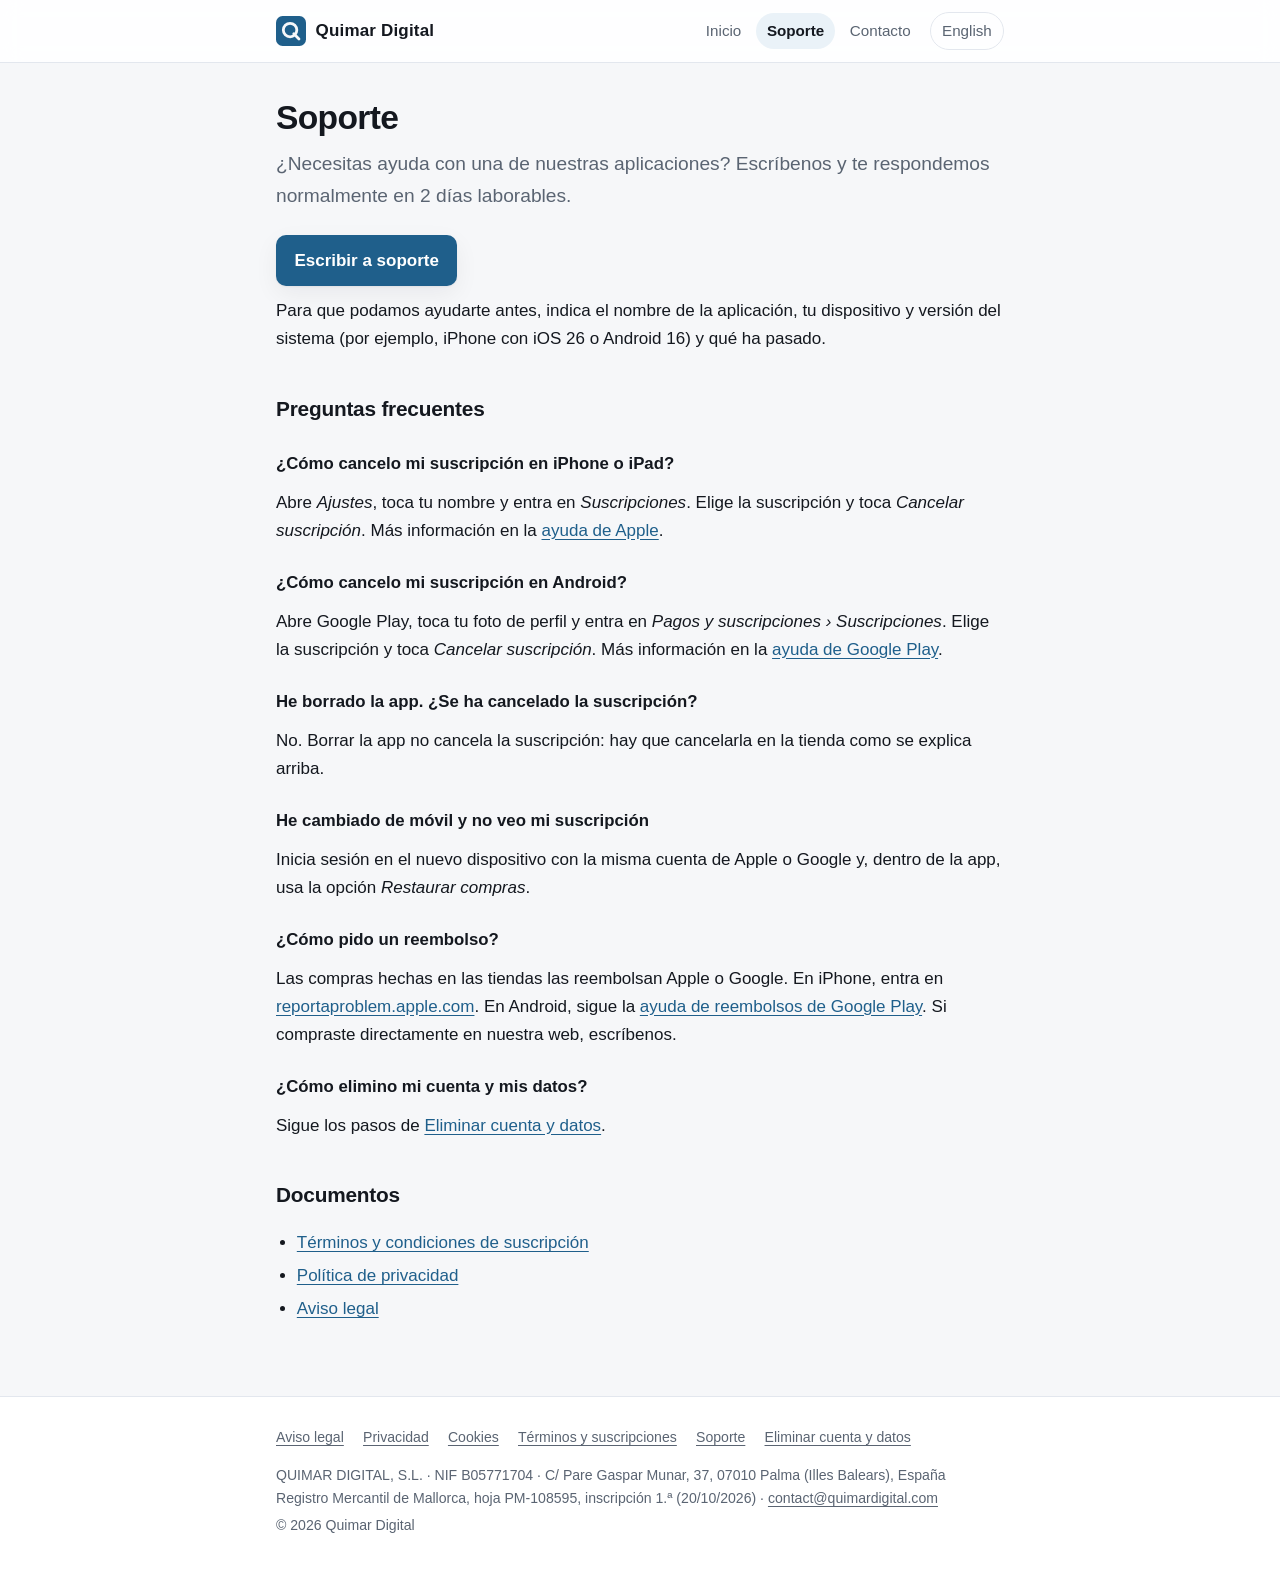
<file: soporte.html>
<!doctype html>
<html lang="es">
<head>
<meta charset="utf-8">
<meta name="viewport" content="width=device-width, initial-scale=1">
<title>Soporte · Quimar Digital</title>
<meta name="description" content="Ayuda y soporte para las aplicaciones de Quimar Digital: contacto, suscripciones, reembolsos y eliminación de cuenta.">
<link rel="canonical" href="https://quimardigital.com/soporte.html">
<link rel="alternate" hreflang="es" href="https://quimardigital.com/soporte.html">
<link rel="alternate" hreflang="en" href="https://quimardigital.com/en/support.html">
<link rel="icon" href="favicon.svg" type="image/svg+xml">
<link rel="stylesheet" href="style.css">
</head>
<body>
<header class="site"><div class="wrap">
  <a class="brand" href="index.html"><svg viewBox="0 0 32 32" aria-hidden="true"><rect width="32" height="32" rx="7" fill="currentColor"/><circle cx="15" cy="15" r="7.2" fill="none" stroke="var(--bg)" stroke-width="3"/><path d="M19 19l5.5 5.5" stroke="var(--bg)" stroke-width="3" stroke-linecap="round"/></svg><span>Quimar Digital</span></a>
  <nav class="top" aria-label="Principal">
    <a href="index.html">Inicio</a><a href="soporte.html" aria-current="page">Soporte</a><a href="index.html#contacto">Contacto</a><a class="lang" href="en/support.html" hreflang="en" lang="en">English</a>
  </nav>
</div></header>
<main><div class="wrap">

<h1>Soporte</h1>
<p class="lead">¿Necesitas ayuda con una de nuestras aplicaciones? Escríbenos y te respondemos normalmente en 2 días laborables.</p>
<p><a class="btn" href="mailto:contact@quimardigital.com?subject=Soporte">Escribir a soporte</a></p>
<p>Para que podamos ayudarte antes, indica el nombre de la aplicación, tu dispositivo y versión del sistema (por ejemplo, iPhone con iOS 26 o Android 16) y qué ha pasado.</p>

<h2>Preguntas frecuentes</h2>
<h3>¿Cómo cancelo mi suscripción en iPhone o iPad?</h3>
<p>Abre <em>Ajustes</em>, toca tu nombre y entra en <em>Suscripciones</em>. Elige la suscripción y toca <em>Cancelar suscripción</em>. Más información en la <a href="https://support.apple.com/es-es/118428">ayuda de Apple</a>.</p>
<h3>¿Cómo cancelo mi suscripción en Android?</h3>
<p>Abre Google Play, toca tu foto de perfil y entra en <em>Pagos y suscripciones › Suscripciones</em>. Elige la suscripción y toca <em>Cancelar suscripción</em>. Más información en la <a href="https://support.google.com/googleplay/answer/7018481?hl=es">ayuda de Google Play</a>.</p>
<h3>He borrado la app. ¿Se ha cancelado la suscripción?</h3>
<p>No. Borrar la app no cancela la suscripción: hay que cancelarla en la tienda como se explica arriba.</p>
<h3>He cambiado de móvil y no veo mi suscripción</h3>
<p>Inicia sesión en el nuevo dispositivo con la misma cuenta de Apple o Google y, dentro de la app, usa la opción <em>Restaurar compras</em>.</p>
<h3>¿Cómo pido un reembolso?</h3>
<p>Las compras hechas en las tiendas las reembolsan Apple o Google. En iPhone, entra en <a href="https://reportaproblem.apple.com">reportaproblem.apple.com</a>. En Android, sigue la <a href="https://support.google.com/googleplay/answer/2479637?hl=es">ayuda de reembolsos de Google Play</a>. Si compraste directamente en nuestra web, escríbenos.</p>
<h3>¿Cómo elimino mi cuenta y mis datos?</h3>
<p>Sigue los pasos de <a href="eliminar-cuenta.html">Eliminar cuenta y datos</a>.</p>

<h2>Documentos</h2>
<ul>
<li><a href="terminos.html">Términos y condiciones de suscripción</a></li>
<li><a href="privacidad.html">Política de privacidad</a></li>
<li><a href="aviso-legal.html">Aviso legal</a></li>
</ul>

</div></main>
<footer class="site"><div class="wrap">
  <nav aria-label="Legal"><a href="aviso-legal.html">Aviso legal</a><a href="privacidad.html">Privacidad</a><a href="cookies.html">Cookies</a><a href="terminos.html">Términos y suscripciones</a><a href="soporte.html" aria-current="page">Soporte</a><a href="eliminar-cuenta.html">Eliminar cuenta y datos</a></nav>
  <p>QUIMAR DIGITAL, S.L. · NIF B05771704 · C/ Pare Gaspar Munar, 37, 07010 Palma (Illes Balears), España<br>Registro Mercantil de Mallorca, hoja PM-108595, inscripción 1.ª (20/10/2026) · <a href="mailto:contact@quimardigital.com">contact@quimardigital.com</a></p>
  <p>© 2026 Quimar Digital</p>
</div></footer>
</body>
</html>
</file>
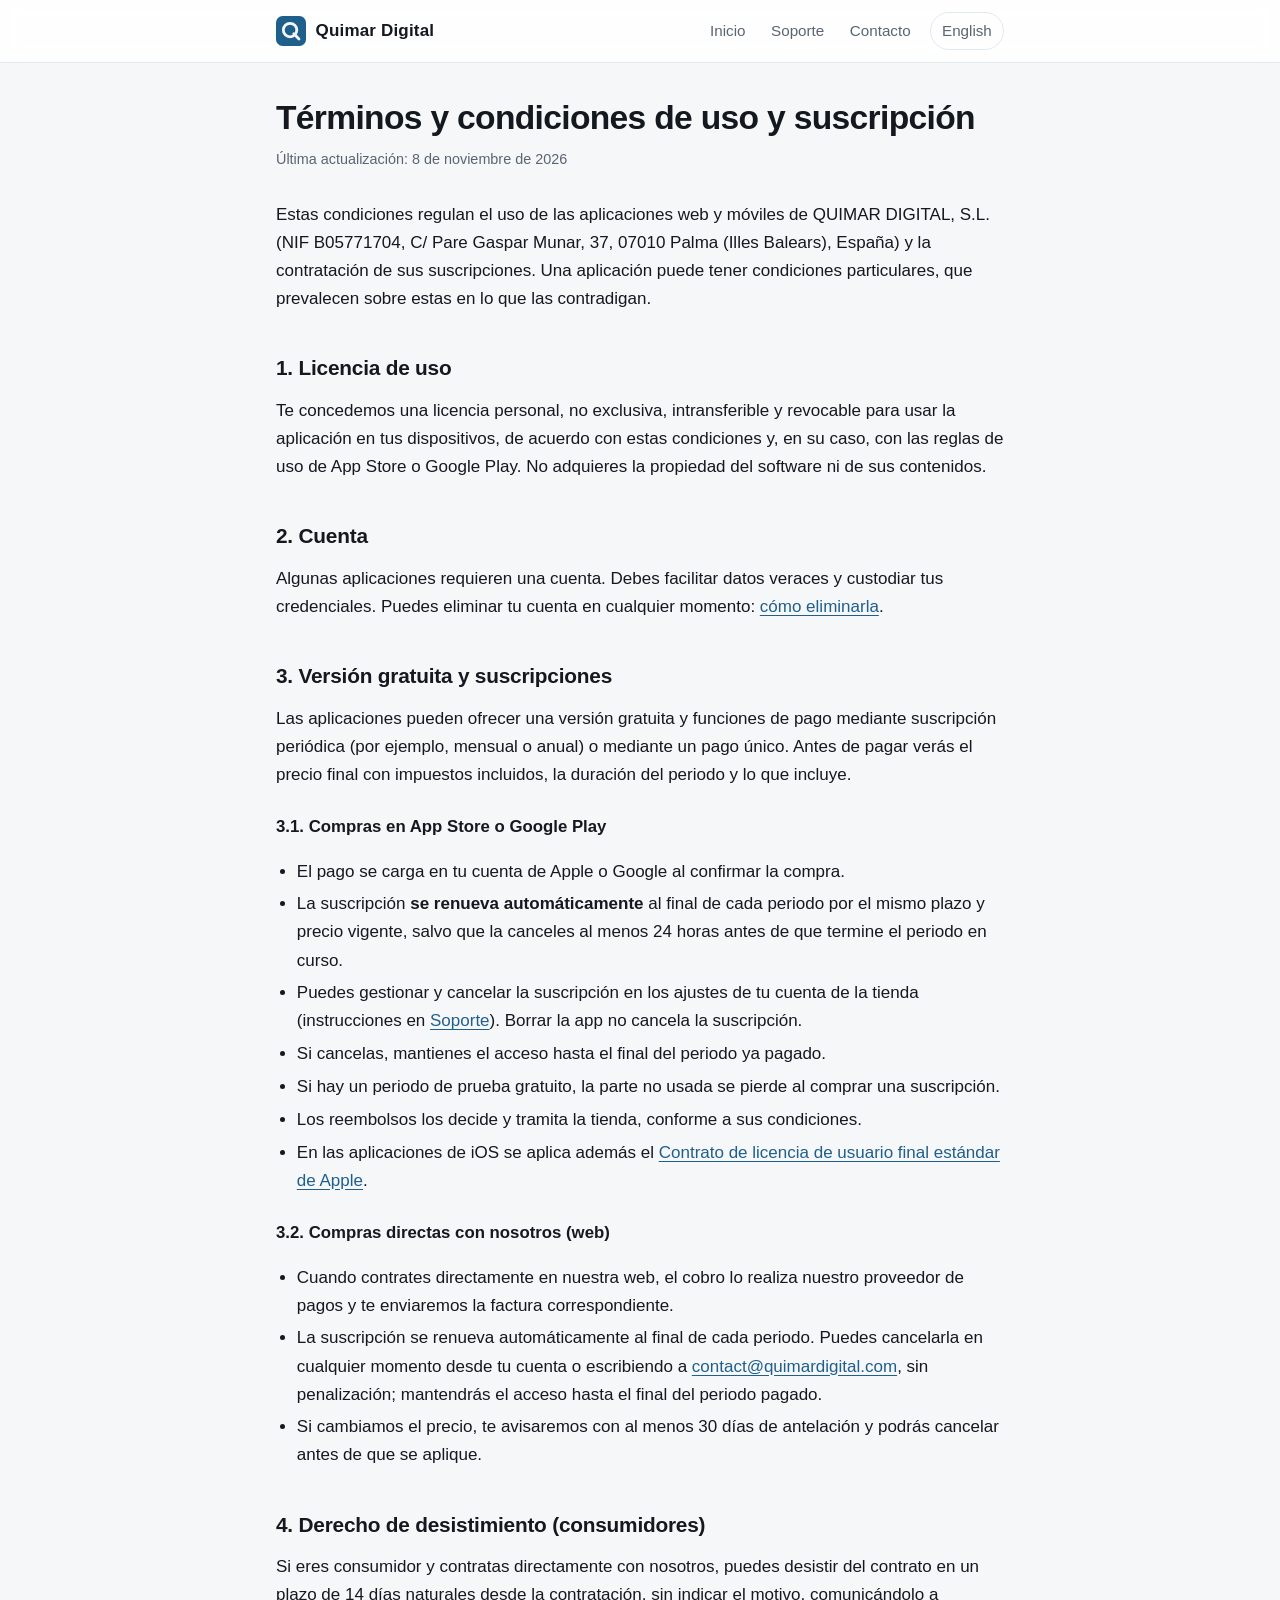
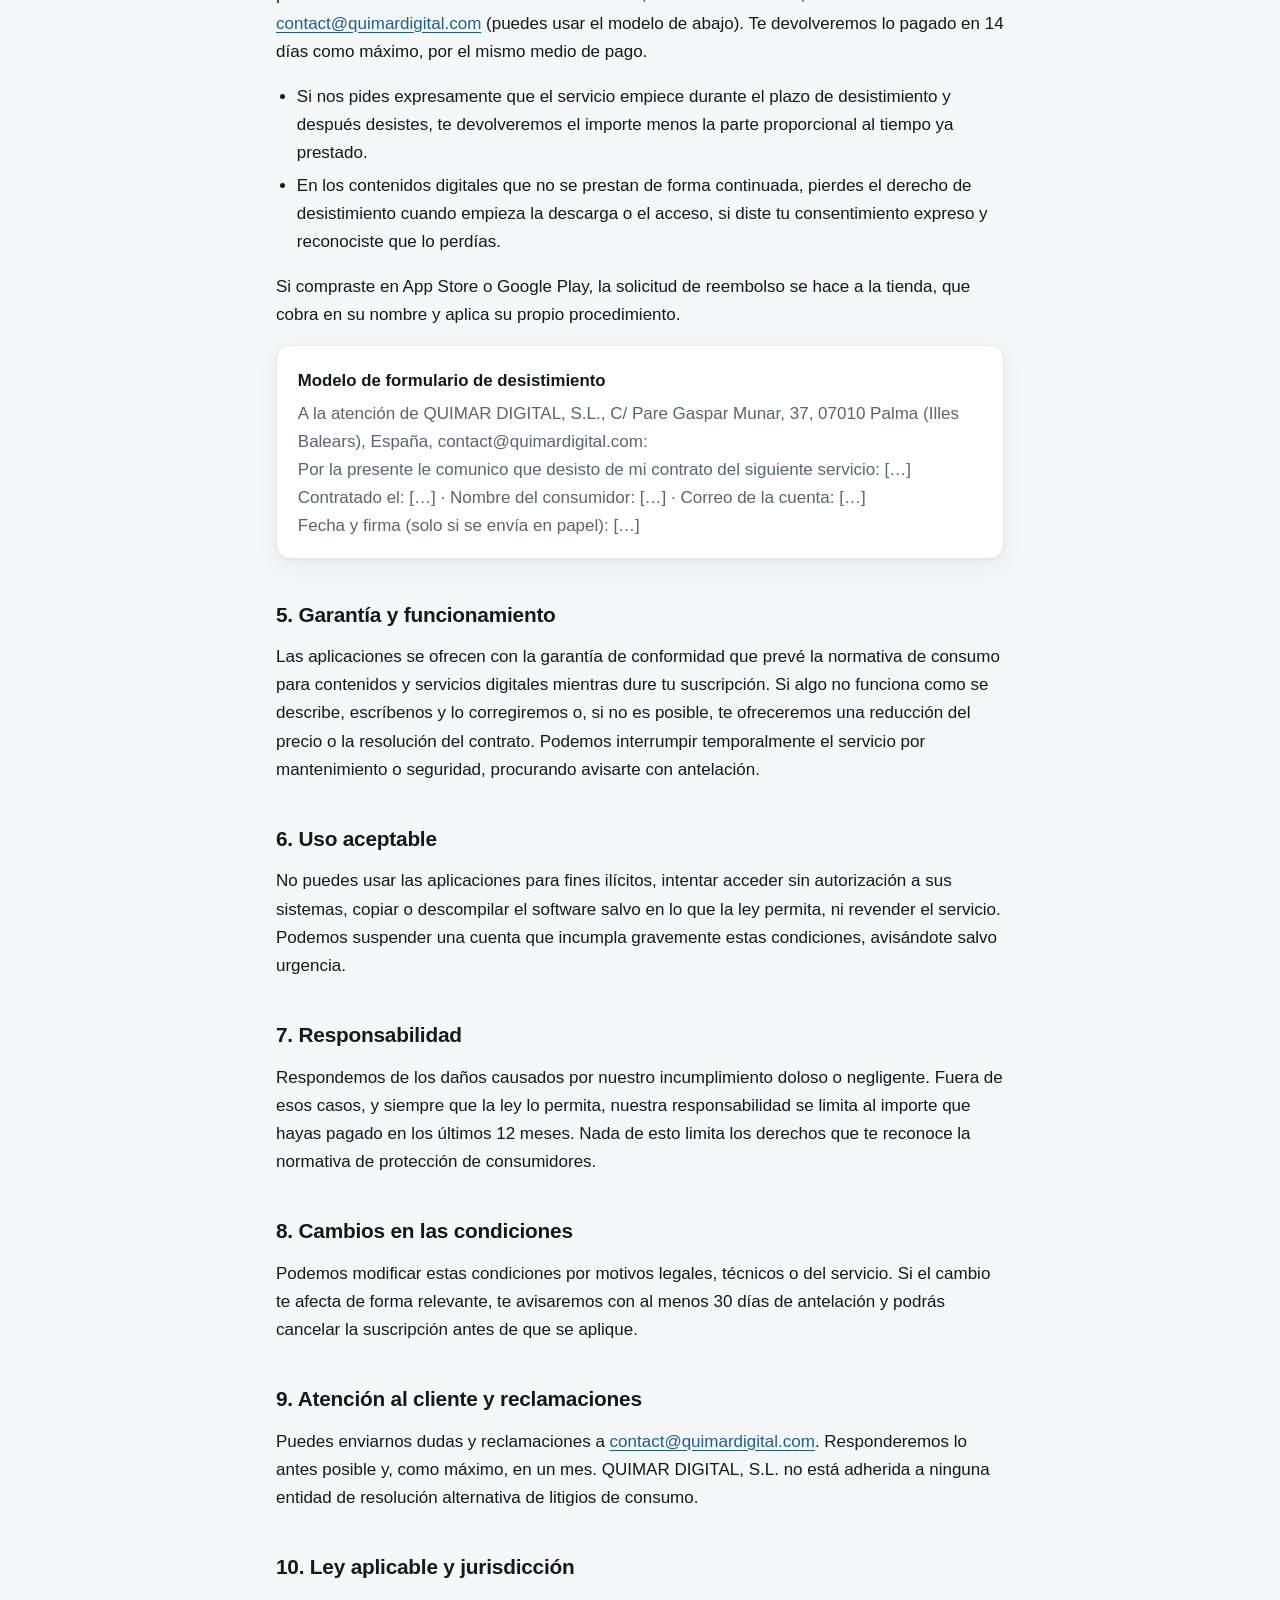
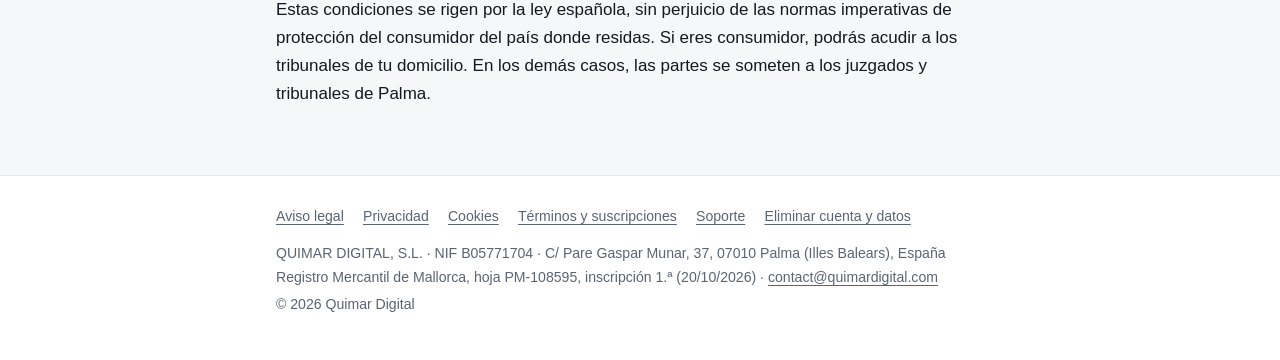
<file: terminos.html>
<!doctype html>
<html lang="es">
<head>
<meta charset="utf-8">
<meta name="viewport" content="width=device-width, initial-scale=1">
<title>Términos y condiciones de suscripción · Quimar Digital</title>
<meta name="description" content="Condiciones de uso y de suscripción de las aplicaciones de Quimar Digital, S.L.: renovación, cancelación, desistimiento y garantías.">
<link rel="canonical" href="https://quimardigital.com/terminos.html">
<link rel="alternate" hreflang="es" href="https://quimardigital.com/terminos.html">
<link rel="alternate" hreflang="en" href="https://quimardigital.com/en/terms.html">
<link rel="icon" href="favicon.svg" type="image/svg+xml">
<link rel="stylesheet" href="style.css">
</head>
<body>
<header class="site"><div class="wrap">
  <a class="brand" href="index.html"><svg viewBox="0 0 32 32" aria-hidden="true"><rect width="32" height="32" rx="7" fill="currentColor"/><circle cx="15" cy="15" r="7.2" fill="none" stroke="var(--bg)" stroke-width="3"/><path d="M19 19l5.5 5.5" stroke="var(--bg)" stroke-width="3" stroke-linecap="round"/></svg><span>Quimar Digital</span></a>
  <nav class="top" aria-label="Principal">
    <a href="index.html">Inicio</a><a href="soporte.html">Soporte</a><a href="index.html#contacto">Contacto</a><a class="lang" href="en/terms.html" hreflang="en" lang="en">English</a>
  </nav>
</div></header>
<main><div class="wrap">

<h1>Términos y condiciones de uso y suscripción</h1>
<p class="updated">Última actualización: 8 de noviembre de 2026</p>
<p>Estas condiciones regulan el uso de las aplicaciones web y móviles de QUIMAR DIGITAL, S.L. (NIF B05771704, C/ Pare Gaspar Munar, 37, 07010 Palma (Illes Balears), España) y la contratación de sus suscripciones. Una aplicación puede tener condiciones particulares, que prevalecen sobre estas en lo que las contradigan.</p>

<h2>1. Licencia de uso</h2>
<p>Te concedemos una licencia personal, no exclusiva, intransferible y revocable para usar la aplicación en tus dispositivos, de acuerdo con estas condiciones y, en su caso, con las reglas de uso de App Store o Google Play. No adquieres la propiedad del software ni de sus contenidos.</p>

<h2>2. Cuenta</h2>
<p>Algunas aplicaciones requieren una cuenta. Debes facilitar datos veraces y custodiar tus credenciales. Puedes eliminar tu cuenta en cualquier momento: <a href="eliminar-cuenta.html">cómo eliminarla</a>.</p>

<h2>3. Versión gratuita y suscripciones</h2>
<p>Las aplicaciones pueden ofrecer una versión gratuita y funciones de pago mediante suscripción periódica (por ejemplo, mensual o anual) o mediante un pago único. Antes de pagar verás el precio final con impuestos incluidos, la duración del periodo y lo que incluye.</p>
<h3>3.1. Compras en App Store o Google Play</h3>
<ul>
<li>El pago se carga en tu cuenta de Apple o Google al confirmar la compra.</li>
<li>La suscripción <strong>se renueva automáticamente</strong> al final de cada periodo por el mismo plazo y precio vigente, salvo que la canceles al menos 24 horas antes de que termine el periodo en curso.</li>
<li>Puedes gestionar y cancelar la suscripción en los ajustes de tu cuenta de la tienda (instrucciones en <a href="soporte.html">Soporte</a>). Borrar la app no cancela la suscripción.</li>
<li>Si cancelas, mantienes el acceso hasta el final del periodo ya pagado.</li>
<li>Si hay un periodo de prueba gratuito, la parte no usada se pierde al comprar una suscripción.</li>
<li>Los reembolsos los decide y tramita la tienda, conforme a sus condiciones.</li>
<li>En las aplicaciones de iOS se aplica además el <a href="https://www.apple.com/legal/internet-services/itunes/dev/stdeula/">Contrato de licencia de usuario final estándar de Apple</a>.</li>
</ul>
<h3>3.2. Compras directas con nosotros (web)</h3>
<ul>
<li>Cuando contrates directamente en nuestra web, el cobro lo realiza nuestro proveedor de pagos y te enviaremos la factura correspondiente.</li>
<li>La suscripción se renueva automáticamente al final de cada periodo. Puedes cancelarla en cualquier momento desde tu cuenta o escribiendo a <a href="mailto:contact@quimardigital.com">contact@quimardigital.com</a>, sin penalización; mantendrás el acceso hasta el final del periodo pagado.</li>
<li>Si cambiamos el precio, te avisaremos con al menos 30 días de antelación y podrás cancelar antes de que se aplique.</li>
</ul>

<h2>4. Derecho de desistimiento (consumidores)</h2>
<p>Si eres consumidor y contratas directamente con nosotros, puedes desistir del contrato en un plazo de 14 días naturales desde la contratación, sin indicar el motivo, comunicándolo a <a href="mailto:contact@quimardigital.com">contact@quimardigital.com</a> (puedes usar el modelo de abajo). Te devolveremos lo pagado en 14 días como máximo, por el mismo medio de pago.</p>
<ul>
<li>Si nos pides expresamente que el servicio empiece durante el plazo de desistimiento y después desistes, te devolveremos el importe menos la parte proporcional al tiempo ya prestado.</li>
<li>En los contenidos digitales que no se prestan de forma continuada, pierdes el derecho de desistimiento cuando empieza la descarga o el acceso, si diste tu consentimiento expreso y reconociste que lo perdías.</li>
</ul>
<p>Si compraste en App Store o Google Play, la solicitud de reembolso se hace a la tienda, que cobra en su nombre y aplica su propio procedimiento.</p>
<div class="card">
<h3>Modelo de formulario de desistimiento</h3>
<p>A la atención de QUIMAR DIGITAL, S.L., C/ Pare Gaspar Munar, 37, 07010 Palma (Illes Balears), España, contact@quimardigital.com:<br>
Por la presente le comunico que desisto de mi contrato del siguiente servicio: […]<br>
Contratado el: […] · Nombre del consumidor: […] · Correo de la cuenta: […]<br>
Fecha y firma (solo si se envía en papel): […]</p>
</div>

<h2>5. Garantía y funcionamiento</h2>
<p>Las aplicaciones se ofrecen con la garantía de conformidad que prevé la normativa de consumo para contenidos y servicios digitales mientras dure tu suscripción. Si algo no funciona como se describe, escríbenos y lo corregiremos o, si no es posible, te ofreceremos una reducción del precio o la resolución del contrato. Podemos interrumpir temporalmente el servicio por mantenimiento o seguridad, procurando avisarte con antelación.</p>

<h2>6. Uso aceptable</h2>
<p>No puedes usar las aplicaciones para fines ilícitos, intentar acceder sin autorización a sus sistemas, copiar o descompilar el software salvo en lo que la ley permita, ni revender el servicio. Podemos suspender una cuenta que incumpla gravemente estas condiciones, avisándote salvo urgencia.</p>

<h2>7. Responsabilidad</h2>
<p>Respondemos de los daños causados por nuestro incumplimiento doloso o negligente. Fuera de esos casos, y siempre que la ley lo permita, nuestra responsabilidad se limita al importe que hayas pagado en los últimos 12 meses. Nada de esto limita los derechos que te reconoce la normativa de protección de consumidores.</p>

<h2>8. Cambios en las condiciones</h2>
<p>Podemos modificar estas condiciones por motivos legales, técnicos o del servicio. Si el cambio te afecta de forma relevante, te avisaremos con al menos 30 días de antelación y podrás cancelar la suscripción antes de que se aplique.</p>

<h2>9. Atención al cliente y reclamaciones</h2>
<p>Puedes enviarnos dudas y reclamaciones a <a href="mailto:contact@quimardigital.com">contact@quimardigital.com</a>. Responderemos lo antes posible y, como máximo, en un mes. QUIMAR DIGITAL, S.L. no está adherida a ninguna entidad de resolución alternativa de litigios de consumo.</p>

<h2>10. Ley aplicable y jurisdicción</h2>
<p>Estas condiciones se rigen por la ley española, sin perjuicio de las normas imperativas de protección del consumidor del país donde residas. Si eres consumidor, podrás acudir a los tribunales de tu domicilio. En los demás casos, las partes se someten a los juzgados y tribunales de Palma.</p>

</div></main>
<footer class="site"><div class="wrap">
  <nav aria-label="Legal"><a href="aviso-legal.html">Aviso legal</a><a href="privacidad.html">Privacidad</a><a href="cookies.html">Cookies</a><a href="terminos.html" aria-current="page">Términos y suscripciones</a><a href="soporte.html">Soporte</a><a href="eliminar-cuenta.html">Eliminar cuenta y datos</a></nav>
  <p>QUIMAR DIGITAL, S.L. · NIF B05771704 · C/ Pare Gaspar Munar, 37, 07010 Palma (Illes Balears), España<br>Registro Mercantil de Mallorca, hoja PM-108595, inscripción 1.ª (20/10/2026) · <a href="mailto:contact@quimardigital.com">contact@quimardigital.com</a></p>
  <p>© 2026 Quimar Digital</p>
</div></footer>
</body>
</html>
</file>
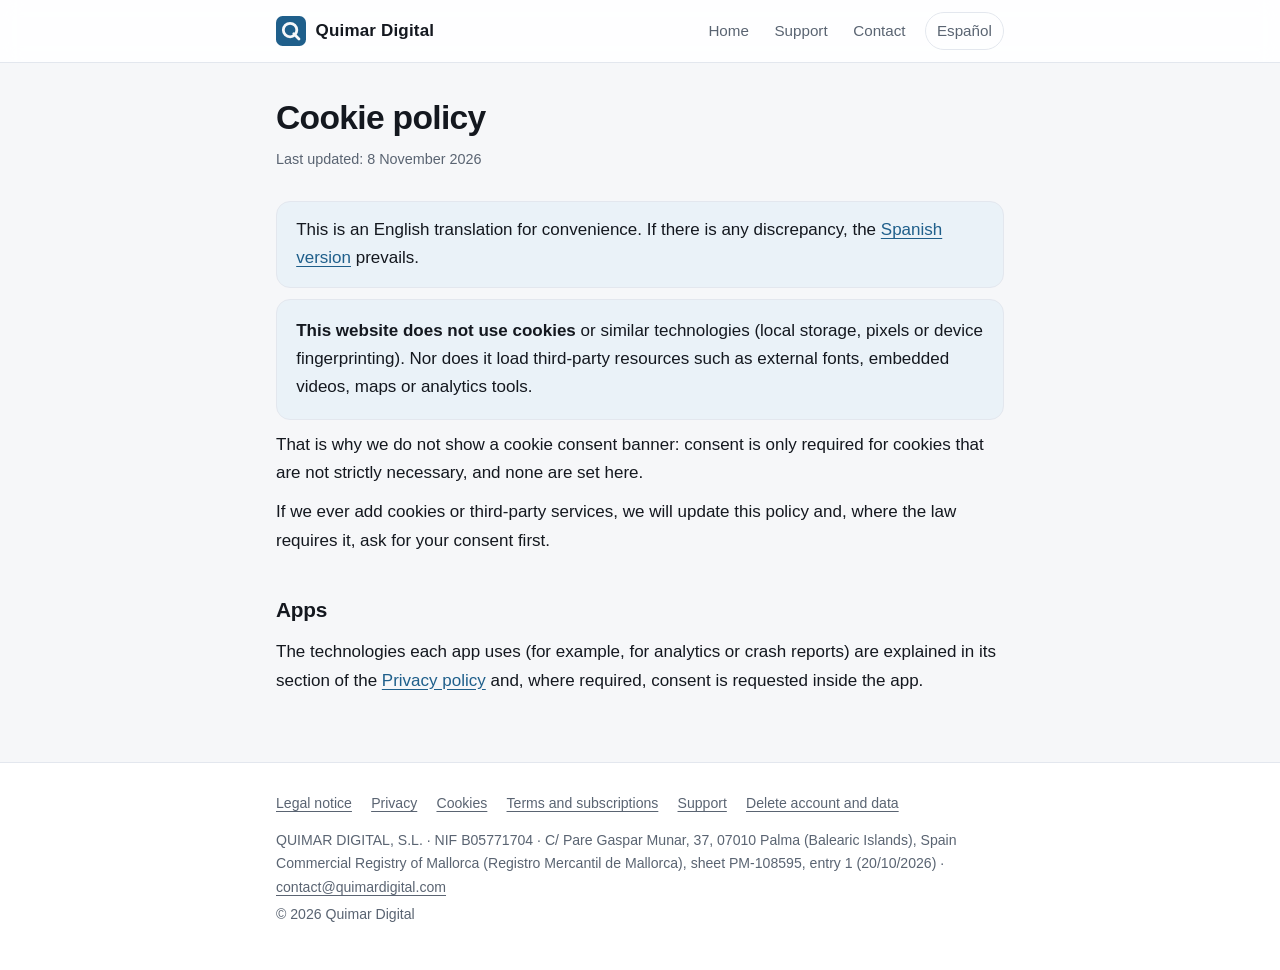
<file: en/cookies.html>
<!doctype html>
<html lang="en">
<head>
<meta charset="utf-8">
<meta name="viewport" content="width=device-width, initial-scale=1">
<title>Cookie policy · Quimar Digital</title>
<meta name="description" content="The quimardigital.com website does not use cookies.">
<link rel="canonical" href="https://quimardigital.com/en/cookies.html">
<link rel="alternate" hreflang="es" href="https://quimardigital.com/cookies.html">
<link rel="alternate" hreflang="en" href="https://quimardigital.com/en/cookies.html">
<link rel="icon" href="../favicon.svg" type="image/svg+xml">
<link rel="stylesheet" href="../style.css">
</head>
<body>
<header class="site"><div class="wrap">
  <a class="brand" href="../en/index.html"><svg viewBox="0 0 32 32" aria-hidden="true"><rect width="32" height="32" rx="7" fill="currentColor"/><circle cx="15" cy="15" r="7.2" fill="none" stroke="var(--bg)" stroke-width="3"/><path d="M19 19l5.5 5.5" stroke="var(--bg)" stroke-width="3" stroke-linecap="round"/></svg><span>Quimar Digital</span></a>
  <nav class="top" aria-label="Main">
    <a href="../en/index.html">Home</a><a href="../en/support.html">Support</a><a href="../en/index.html#contact">Contact</a><a class="lang" href="../cookies.html" hreflang="es" lang="es">Español</a>
  </nav>
</div></header>
<main><div class="wrap">

<h1>Cookie policy</h1>
<p class="updated">Last updated: 8 November 2026</p>
<p class="note">This is an English translation for convenience. If there is any discrepancy, the <a href="../cookies.html">Spanish version</a> prevails.</p>
<div class="note"><p><strong>This website does not use cookies</strong> or similar technologies (local storage, pixels or device fingerprinting). Nor does it load third-party resources such as external fonts, embedded videos, maps or analytics tools.</p></div>
<p>That is why we do not show a cookie consent banner: consent is only required for cookies that are not strictly necessary, and none are set here.</p>
<p>If we ever add cookies or third-party services, we will update this policy and, where the law requires it, ask for your consent first.</p>
<h2>Apps</h2>
<p>The technologies each app uses (for example, for analytics or crash reports) are explained in its section of the <a href="privacy.html">Privacy policy</a> and, where required, consent is requested inside the app.</p>

</div></main>
<footer class="site"><div class="wrap">
  <nav aria-label="Legal"><a href="../en/legal-notice.html">Legal notice</a><a href="../en/privacy.html">Privacy</a><a href="../en/cookies.html" aria-current="page">Cookies</a><a href="../en/terms.html">Terms and subscriptions</a><a href="../en/support.html">Support</a><a href="../en/delete-account.html">Delete account and data</a></nav>
  <p>QUIMAR DIGITAL, S.L. · NIF B05771704 · C/ Pare Gaspar Munar, 37, 07010 Palma (Balearic Islands), Spain<br>Commercial Registry of Mallorca (Registro Mercantil de Mallorca), sheet PM-108595, entry 1 (20/10/2026) · <a href="mailto:contact@quimardigital.com">contact@quimardigital.com</a></p>
  <p>© 2026 Quimar Digital</p>
</div></footer>
</body>
</html>
</file>
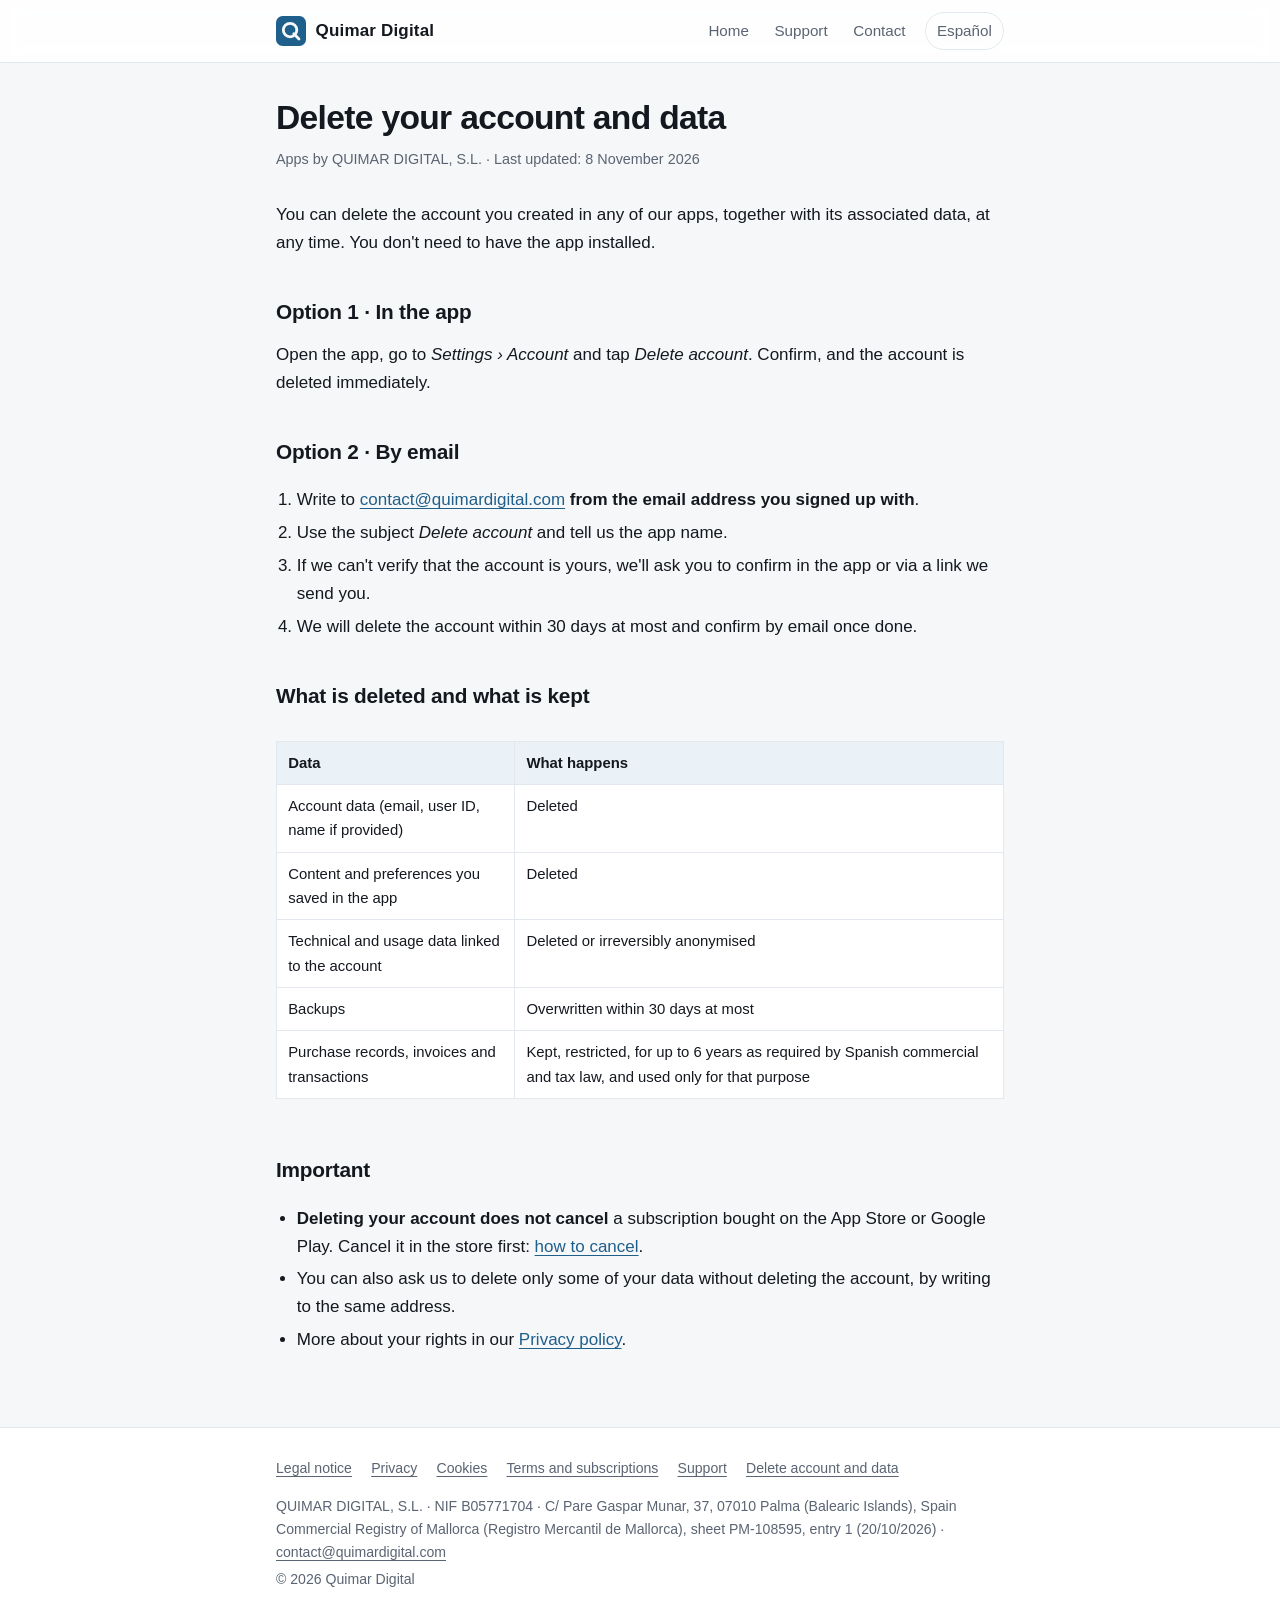
<file: en/delete-account.html>
<!doctype html>
<html lang="en">
<head>
<meta charset="utf-8">
<meta name="viewport" content="width=device-width, initial-scale=1">
<title>Delete account and data · Quimar Digital</title>
<meta name="description" content="How to request deletion of your account and data in Quimar Digital, S.L. apps.">
<link rel="canonical" href="https://quimardigital.com/en/delete-account.html">
<link rel="alternate" hreflang="es" href="https://quimardigital.com/eliminar-cuenta.html">
<link rel="alternate" hreflang="en" href="https://quimardigital.com/en/delete-account.html">
<link rel="icon" href="../favicon.svg" type="image/svg+xml">
<link rel="stylesheet" href="../style.css">
</head>
<body>
<header class="site"><div class="wrap">
  <a class="brand" href="../en/index.html"><svg viewBox="0 0 32 32" aria-hidden="true"><rect width="32" height="32" rx="7" fill="currentColor"/><circle cx="15" cy="15" r="7.2" fill="none" stroke="var(--bg)" stroke-width="3"/><path d="M19 19l5.5 5.5" stroke="var(--bg)" stroke-width="3" stroke-linecap="round"/></svg><span>Quimar Digital</span></a>
  <nav class="top" aria-label="Main">
    <a href="../en/index.html">Home</a><a href="../en/support.html">Support</a><a href="../en/index.html#contact">Contact</a><a class="lang" href="../eliminar-cuenta.html" hreflang="es" lang="es">Español</a>
  </nav>
</div></header>
<main><div class="wrap">

<h1>Delete your account and data</h1>
<p class="updated">Apps by QUIMAR DIGITAL, S.L. · Last updated: 8 November 2026</p>
<p>You can delete the account you created in any of our apps, together with its associated data, at any time. You don't need to have the app installed.</p>
<h2>Option 1 · In the app</h2>
<p>Open the app, go to <em>Settings › Account</em> and tap <em>Delete account</em>. Confirm, and the account is deleted immediately.</p>
<h2>Option 2 · By email</h2>
<ol>
<li>Write to <a href="mailto:contact@quimardigital.com?subject=Delete%20account">contact@quimardigital.com</a> <strong>from the email address you signed up with</strong>.</li>
<li>Use the subject <em>Delete account</em> and tell us the app name.</li>
<li>If we can't verify that the account is yours, we'll ask you to confirm in the app or via a link we send you.</li>
<li>We will delete the account within 30 days at most and confirm by email once done.</li>
</ol>
<h2>What is deleted and what is kept</h2>
<div class="tablewrap"><table>
<tr><th>Data</th><th>What happens</th></tr>
<tr><td>Account data (email, user ID, name if provided)</td><td>Deleted</td></tr>
<tr><td>Content and preferences you saved in the app</td><td>Deleted</td></tr>
<tr><td>Technical and usage data linked to the account</td><td>Deleted or irreversibly anonymised</td></tr>
<tr><td>Backups</td><td>Overwritten within 30 days at most</td></tr>
<tr><td>Purchase records, invoices and transactions</td><td>Kept, restricted, for up to 6 years as required by Spanish commercial and tax law, and used only for that purpose</td></tr>
</table></div>
<h2>Important</h2>
<ul>
<li><strong>Deleting your account does not cancel</strong> a subscription bought on the App Store or Google Play. Cancel it in the store first: <a href="support.html">how to cancel</a>.</li>
<li>You can also ask us to delete only some of your data without deleting the account, by writing to the same address.</li>
<li>More about your rights in our <a href="privacy.html">Privacy policy</a>.</li>
</ul>

</div></main>
<footer class="site"><div class="wrap">
  <nav aria-label="Legal"><a href="../en/legal-notice.html">Legal notice</a><a href="../en/privacy.html">Privacy</a><a href="../en/cookies.html">Cookies</a><a href="../en/terms.html">Terms and subscriptions</a><a href="../en/support.html">Support</a><a href="../en/delete-account.html" aria-current="page">Delete account and data</a></nav>
  <p>QUIMAR DIGITAL, S.L. · NIF B05771704 · C/ Pare Gaspar Munar, 37, 07010 Palma (Balearic Islands), Spain<br>Commercial Registry of Mallorca (Registro Mercantil de Mallorca), sheet PM-108595, entry 1 (20/10/2026) · <a href="mailto:contact@quimardigital.com">contact@quimardigital.com</a></p>
  <p>© 2026 Quimar Digital</p>
</div></footer>
</body>
</html>
</file>
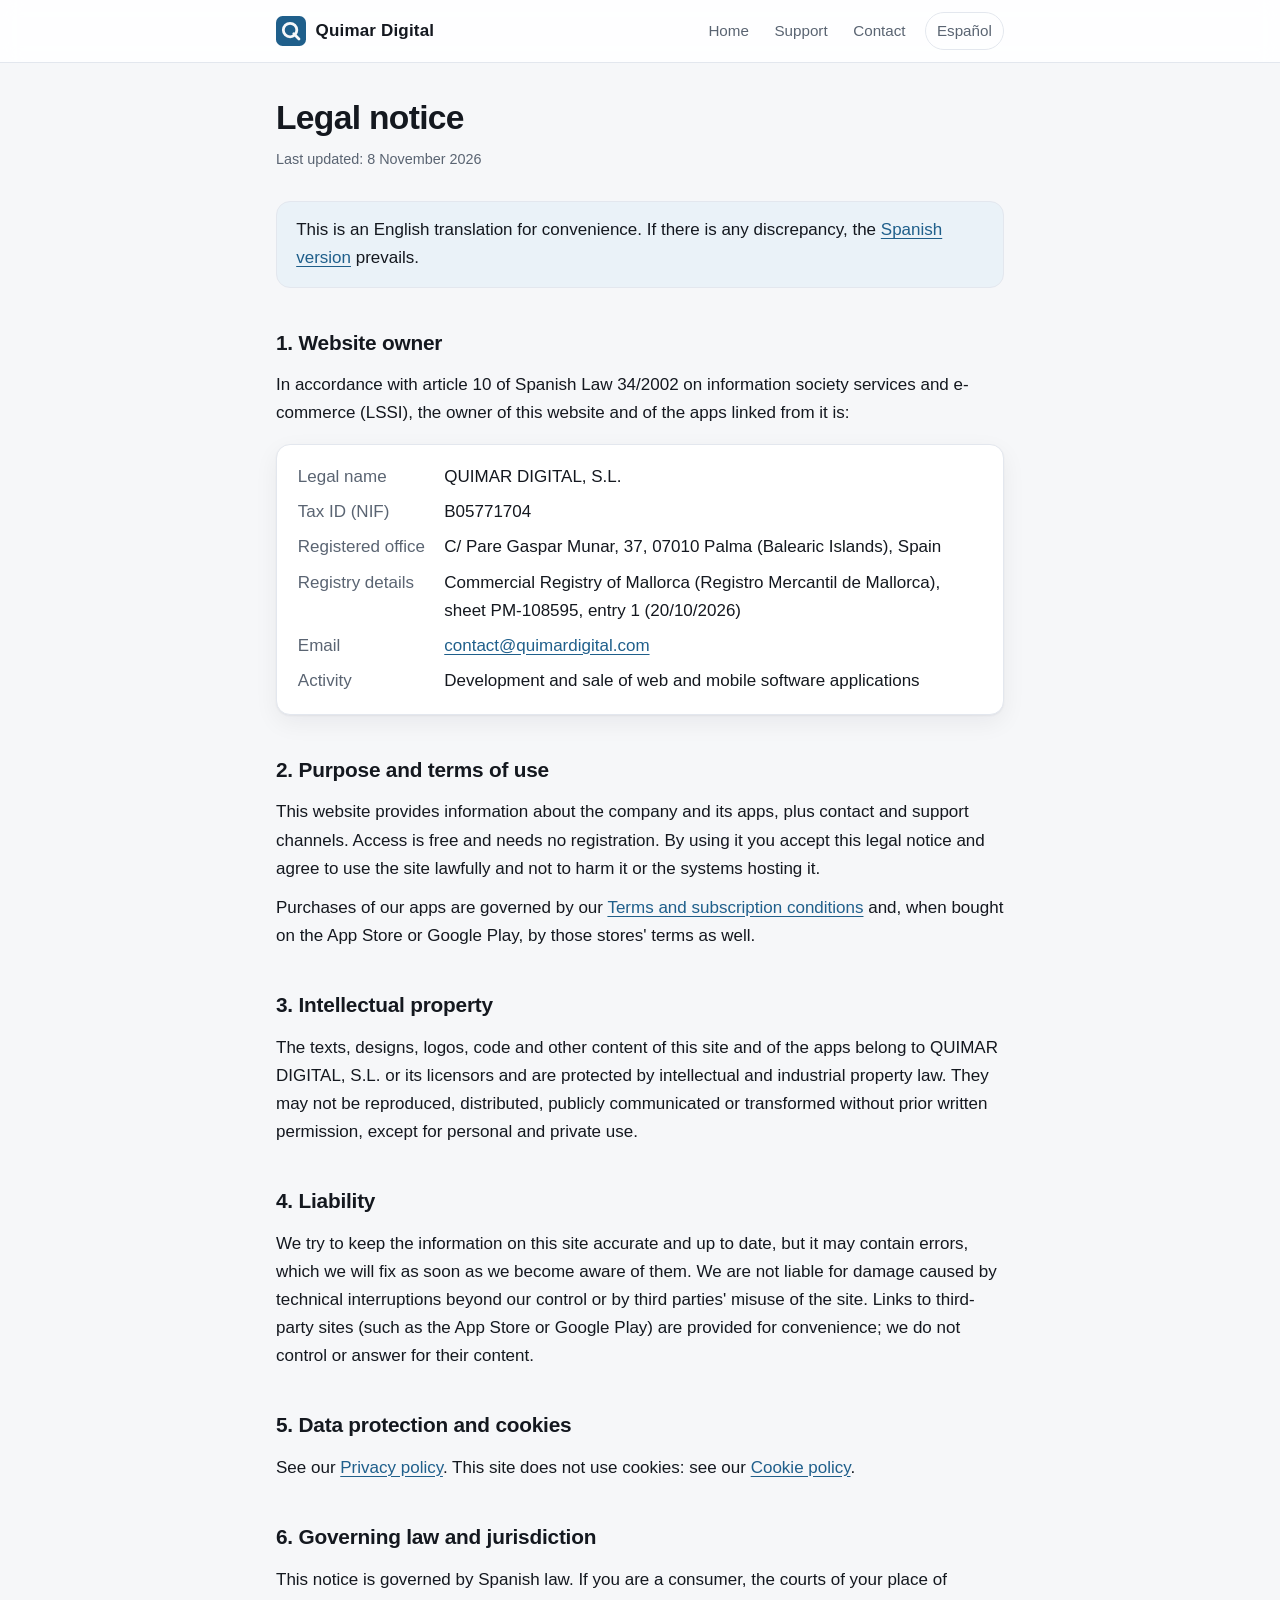
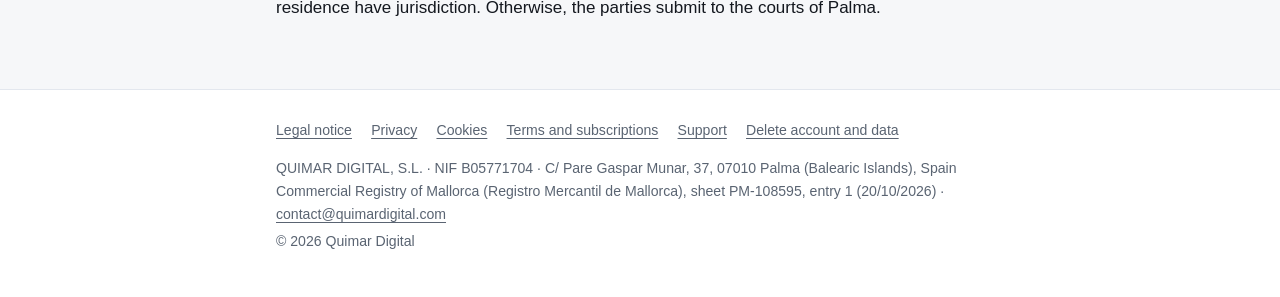
<file: en/legal-notice.html>
<!doctype html>
<html lang="en">
<head>
<meta charset="utf-8">
<meta name="viewport" content="width=device-width, initial-scale=1">
<title>Legal notice · Quimar Digital</title>
<meta name="description" content="Legal notice and owner details of the quimardigital.com website.">
<link rel="canonical" href="https://quimardigital.com/en/legal-notice.html">
<link rel="alternate" hreflang="es" href="https://quimardigital.com/aviso-legal.html">
<link rel="alternate" hreflang="en" href="https://quimardigital.com/en/legal-notice.html">
<link rel="icon" href="../favicon.svg" type="image/svg+xml">
<link rel="stylesheet" href="../style.css">
</head>
<body>
<header class="site"><div class="wrap">
  <a class="brand" href="../en/index.html"><svg viewBox="0 0 32 32" aria-hidden="true"><rect width="32" height="32" rx="7" fill="currentColor"/><circle cx="15" cy="15" r="7.2" fill="none" stroke="var(--bg)" stroke-width="3"/><path d="M19 19l5.5 5.5" stroke="var(--bg)" stroke-width="3" stroke-linecap="round"/></svg><span>Quimar Digital</span></a>
  <nav class="top" aria-label="Main">
    <a href="../en/index.html">Home</a><a href="../en/support.html">Support</a><a href="../en/index.html#contact">Contact</a><a class="lang" href="../aviso-legal.html" hreflang="es" lang="es">Español</a>
  </nav>
</div></header>
<main><div class="wrap">

<h1>Legal notice</h1>
<p class="updated">Last updated: 8 November 2026</p>
<p class="note">This is an English translation for convenience. If there is any discrepancy, the <a href="../aviso-legal.html">Spanish version</a> prevails.</p>
<h2>1. Website owner</h2>
<p>In accordance with article 10 of Spanish Law 34/2002 on information society services and e-commerce (LSSI), the owner of this website and of the apps linked from it is:</p>
<div class="card"><dl class="data">
  <dt>Legal name</dt><dd>QUIMAR DIGITAL, S.L.</dd>
  <dt>Tax ID (NIF)</dt><dd>B05771704</dd>
  <dt>Registered office</dt><dd>C/ Pare Gaspar Munar, 37, 07010 Palma (Balearic Islands), Spain</dd>
  <dt>Registry details</dt><dd>Commercial Registry of Mallorca (Registro Mercantil de Mallorca), sheet PM-108595, entry 1 (20/10/2026)</dd>
  <dt>Email</dt><dd><a href="mailto:contact@quimardigital.com">contact@quimardigital.com</a></dd>
  <dt>Activity</dt><dd>Development and sale of web and mobile software applications</dd>
</dl></div>
<h2>2. Purpose and terms of use</h2>
<p>This website provides information about the company and its apps, plus contact and support channels. Access is free and needs no registration. By using it you accept this legal notice and agree to use the site lawfully and not to harm it or the systems hosting it.</p>
<p>Purchases of our apps are governed by our <a href="terms.html">Terms and subscription conditions</a> and, when bought on the App Store or Google Play, by those stores' terms as well.</p>
<h2>3. Intellectual property</h2>
<p>The texts, designs, logos, code and other content of this site and of the apps belong to QUIMAR DIGITAL, S.L. or its licensors and are protected by intellectual and industrial property law. They may not be reproduced, distributed, publicly communicated or transformed without prior written permission, except for personal and private use.</p>
<h2>4. Liability</h2>
<p>We try to keep the information on this site accurate and up to date, but it may contain errors, which we will fix as soon as we become aware of them. We are not liable for damage caused by technical interruptions beyond our control or by third parties' misuse of the site. Links to third-party sites (such as the App Store or Google Play) are provided for convenience; we do not control or answer for their content.</p>
<h2>5. Data protection and cookies</h2>
<p>See our <a href="privacy.html">Privacy policy</a>. This site does not use cookies: see our <a href="cookies.html">Cookie policy</a>.</p>
<h2>6. Governing law and jurisdiction</h2>
<p>This notice is governed by Spanish law. If you are a consumer, the courts of your place of residence have jurisdiction. Otherwise, the parties submit to the courts of Palma.</p>

</div></main>
<footer class="site"><div class="wrap">
  <nav aria-label="Legal"><a href="../en/legal-notice.html" aria-current="page">Legal notice</a><a href="../en/privacy.html">Privacy</a><a href="../en/cookies.html">Cookies</a><a href="../en/terms.html">Terms and subscriptions</a><a href="../en/support.html">Support</a><a href="../en/delete-account.html">Delete account and data</a></nav>
  <p>QUIMAR DIGITAL, S.L. · NIF B05771704 · C/ Pare Gaspar Munar, 37, 07010 Palma (Balearic Islands), Spain<br>Commercial Registry of Mallorca (Registro Mercantil de Mallorca), sheet PM-108595, entry 1 (20/10/2026) · <a href="mailto:contact@quimardigital.com">contact@quimardigital.com</a></p>
  <p>© 2026 Quimar Digital</p>
</div></footer>
</body>
</html>
</file>
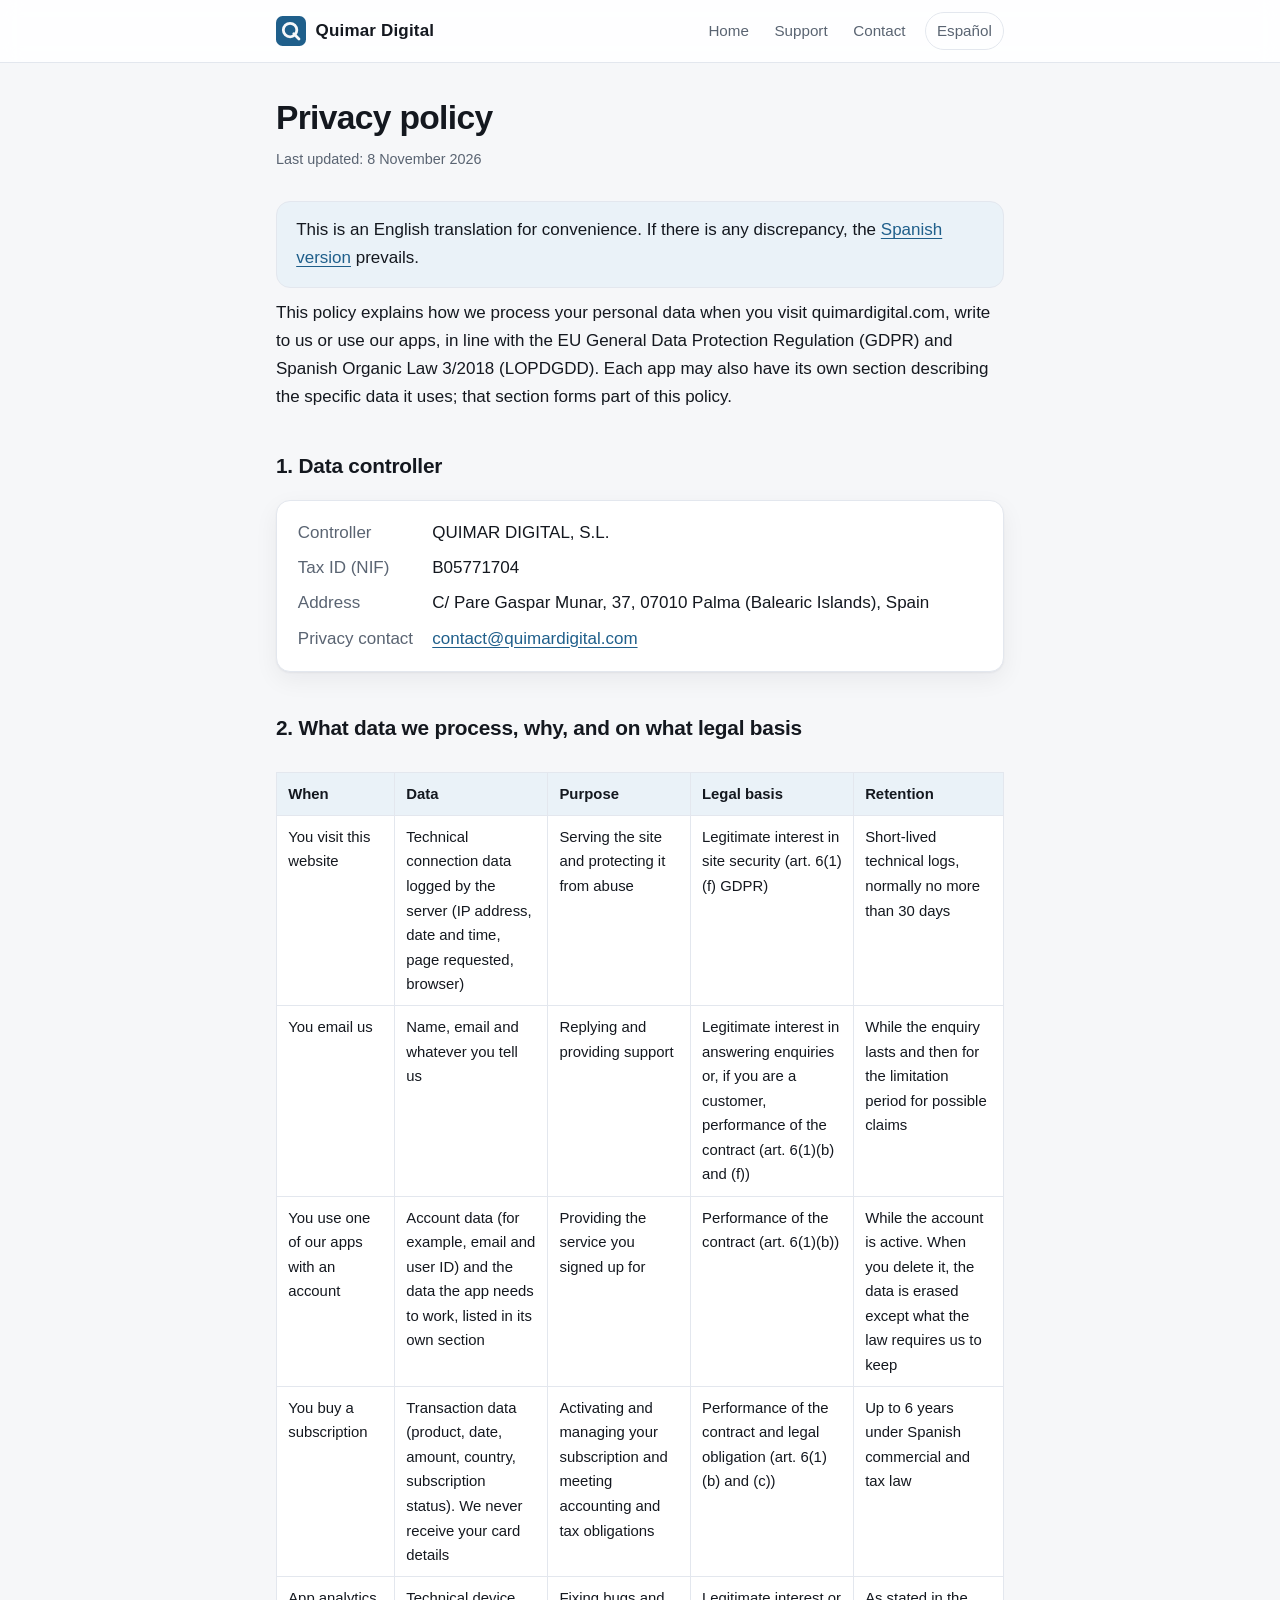
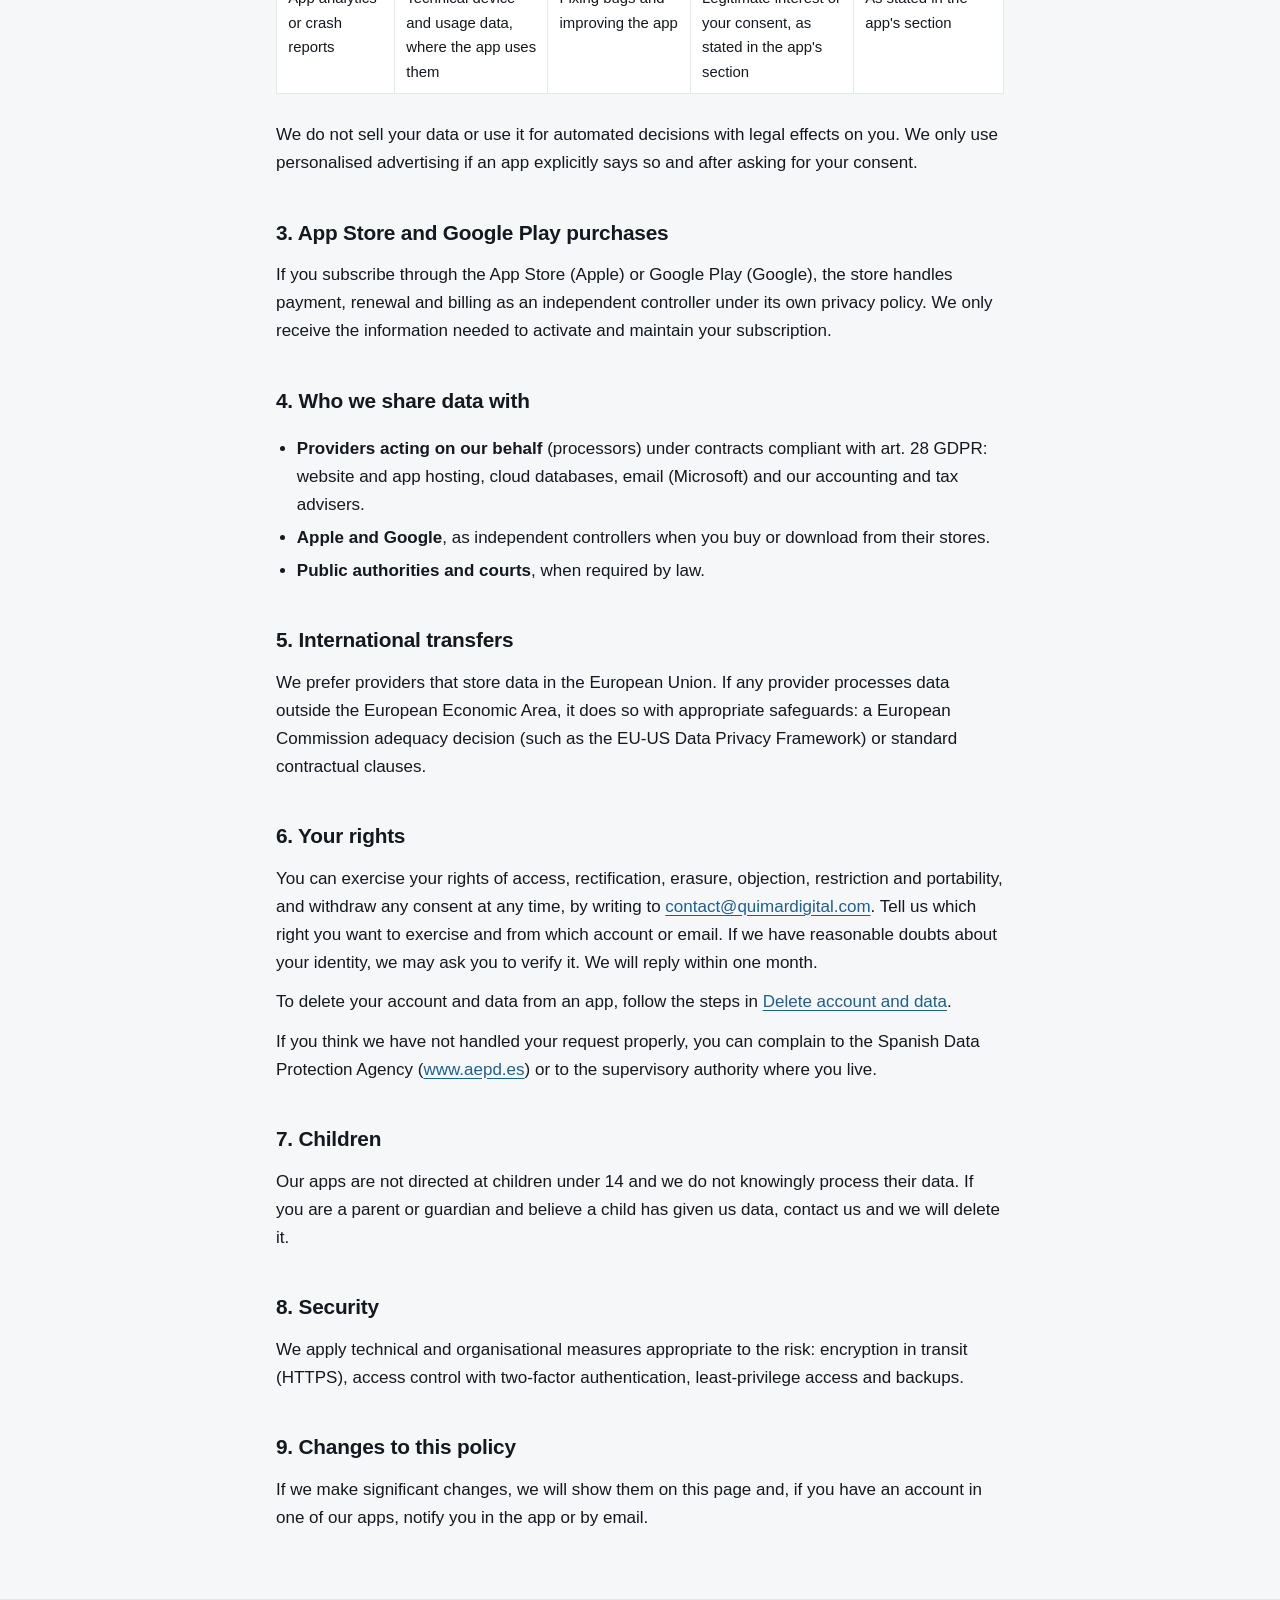
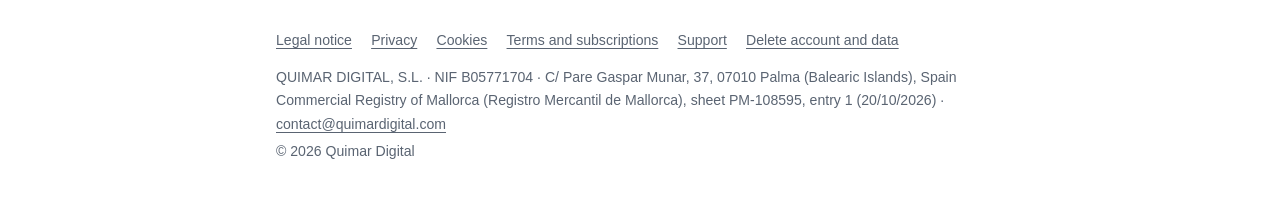
<file: en/privacy.html>
<!doctype html>
<html lang="en">
<head>
<meta charset="utf-8">
<meta name="viewport" content="width=device-width, initial-scale=1">
<title>Privacy policy · Quimar Digital</title>
<meta name="description" content="How Quimar Digital, S.L. processes personal data on its website and in its apps.">
<link rel="canonical" href="https://quimardigital.com/en/privacy.html">
<link rel="alternate" hreflang="es" href="https://quimardigital.com/privacidad.html">
<link rel="alternate" hreflang="en" href="https://quimardigital.com/en/privacy.html">
<link rel="icon" href="../favicon.svg" type="image/svg+xml">
<link rel="stylesheet" href="../style.css">
</head>
<body>
<header class="site"><div class="wrap">
  <a class="brand" href="../en/index.html"><svg viewBox="0 0 32 32" aria-hidden="true"><rect width="32" height="32" rx="7" fill="currentColor"/><circle cx="15" cy="15" r="7.2" fill="none" stroke="var(--bg)" stroke-width="3"/><path d="M19 19l5.5 5.5" stroke="var(--bg)" stroke-width="3" stroke-linecap="round"/></svg><span>Quimar Digital</span></a>
  <nav class="top" aria-label="Main">
    <a href="../en/index.html">Home</a><a href="../en/support.html">Support</a><a href="../en/index.html#contact">Contact</a><a class="lang" href="../privacidad.html" hreflang="es" lang="es">Español</a>
  </nav>
</div></header>
<main><div class="wrap">

<h1>Privacy policy</h1>
<p class="updated">Last updated: 8 November 2026</p>
<p class="note">This is an English translation for convenience. If there is any discrepancy, the <a href="../privacidad.html">Spanish version</a> prevails.</p>
<p>This policy explains how we process your personal data when you visit quimardigital.com, write to us or use our apps, in line with the EU General Data Protection Regulation (GDPR) and Spanish Organic Law 3/2018 (LOPDGDD). Each app may also have its own section describing the specific data it uses; that section forms part of this policy.</p>
<h2>1. Data controller</h2>
<div class="card"><dl class="data">
  <dt>Controller</dt><dd>QUIMAR DIGITAL, S.L.</dd>
  <dt>Tax ID (NIF)</dt><dd>B05771704</dd>
  <dt>Address</dt><dd>C/ Pare Gaspar Munar, 37, 07010 Palma (Balearic Islands), Spain</dd>
  <dt>Privacy contact</dt><dd><a href="mailto:contact@quimardigital.com">contact@quimardigital.com</a></dd>
</dl></div>
<h2>2. What data we process, why, and on what legal basis</h2>
<div class="tablewrap"><table>
<tr><th>When</th><th>Data</th><th>Purpose</th><th>Legal basis</th><th>Retention</th></tr>
<tr><td>You visit this website</td><td>Technical connection data logged by the server (IP address, date and time, page requested, browser)</td><td>Serving the site and protecting it from abuse</td><td>Legitimate interest in site security (art. 6(1)(f) GDPR)</td><td>Short-lived technical logs, normally no more than 30 days</td></tr>
<tr><td>You email us</td><td>Name, email and whatever you tell us</td><td>Replying and providing support</td><td>Legitimate interest in answering enquiries or, if you are a customer, performance of the contract (art. 6(1)(b) and (f))</td><td>While the enquiry lasts and then for the limitation period for possible claims</td></tr>
<tr><td>You use one of our apps with an account</td><td>Account data (for example, email and user ID) and the data the app needs to work, listed in its own section</td><td>Providing the service you signed up for</td><td>Performance of the contract (art. 6(1)(b))</td><td>While the account is active. When you delete it, the data is erased except what the law requires us to keep</td></tr>
<tr><td>You buy a subscription</td><td>Transaction data (product, date, amount, country, subscription status). We never receive your card details</td><td>Activating and managing your subscription and meeting accounting and tax obligations</td><td>Performance of the contract and legal obligation (art. 6(1)(b) and (c))</td><td>Up to 6 years under Spanish commercial and tax law</td></tr>
<tr><td>App analytics or crash reports</td><td>Technical device and usage data, where the app uses them</td><td>Fixing bugs and improving the app</td><td>Legitimate interest or your consent, as stated in the app's section</td><td>As stated in the app's section</td></tr>
</table></div>
<p>We do not sell your data or use it for automated decisions with legal effects on you. We only use personalised advertising if an app explicitly says so and after asking for your consent.</p>
<h2>3. App Store and Google Play purchases</h2>
<p>If you subscribe through the App Store (Apple) or Google Play (Google), the store handles payment, renewal and billing as an independent controller under its own privacy policy. We only receive the information needed to activate and maintain your subscription.</p>
<h2>4. Who we share data with</h2>
<ul>
<li><strong>Providers acting on our behalf</strong> (processors) under contracts compliant with art. 28 GDPR: website and app hosting, cloud databases, email (Microsoft) and our accounting and tax advisers.</li>
<li><strong>Apple and Google</strong>, as independent controllers when you buy or download from their stores.</li>
<li><strong>Public authorities and courts</strong>, when required by law.</li>
</ul>
<h2>5. International transfers</h2>
<p>We prefer providers that store data in the European Union. If any provider processes data outside the European Economic Area, it does so with appropriate safeguards: a European Commission adequacy decision (such as the EU-US Data Privacy Framework) or standard contractual clauses.</p>
<h2>6. Your rights</h2>
<p>You can exercise your rights of access, rectification, erasure, objection, restriction and portability, and withdraw any consent at any time, by writing to <a href="mailto:contact@quimardigital.com">contact@quimardigital.com</a>. Tell us which right you want to exercise and from which account or email. If we have reasonable doubts about your identity, we may ask you to verify it. We will reply within one month.</p>
<p>To delete your account and data from an app, follow the steps in <a href="delete-account.html">Delete account and data</a>.</p>
<p>If you think we have not handled your request properly, you can complain to the Spanish Data Protection Agency (<a href="https://www.aepd.es">www.aepd.es</a>) or to the supervisory authority where you live.</p>
<h2>7. Children</h2>
<p>Our apps are not directed at children under 14 and we do not knowingly process their data. If you are a parent or guardian and believe a child has given us data, contact us and we will delete it.</p>
<h2>8. Security</h2>
<p>We apply technical and organisational measures appropriate to the risk: encryption in transit (HTTPS), access control with two-factor authentication, least-privilege access and backups.</p>
<h2>9. Changes to this policy</h2>
<p>If we make significant changes, we will show them on this page and, if you have an account in one of our apps, notify you in the app or by email.</p>

</div></main>
<footer class="site"><div class="wrap">
  <nav aria-label="Legal"><a href="../en/legal-notice.html">Legal notice</a><a href="../en/privacy.html" aria-current="page">Privacy</a><a href="../en/cookies.html">Cookies</a><a href="../en/terms.html">Terms and subscriptions</a><a href="../en/support.html">Support</a><a href="../en/delete-account.html">Delete account and data</a></nav>
  <p>QUIMAR DIGITAL, S.L. · NIF B05771704 · C/ Pare Gaspar Munar, 37, 07010 Palma (Balearic Islands), Spain<br>Commercial Registry of Mallorca (Registro Mercantil de Mallorca), sheet PM-108595, entry 1 (20/10/2026) · <a href="mailto:contact@quimardigital.com">contact@quimardigital.com</a></p>
  <p>© 2026 Quimar Digital</p>
</div></footer>
</body>
</html>
</file>
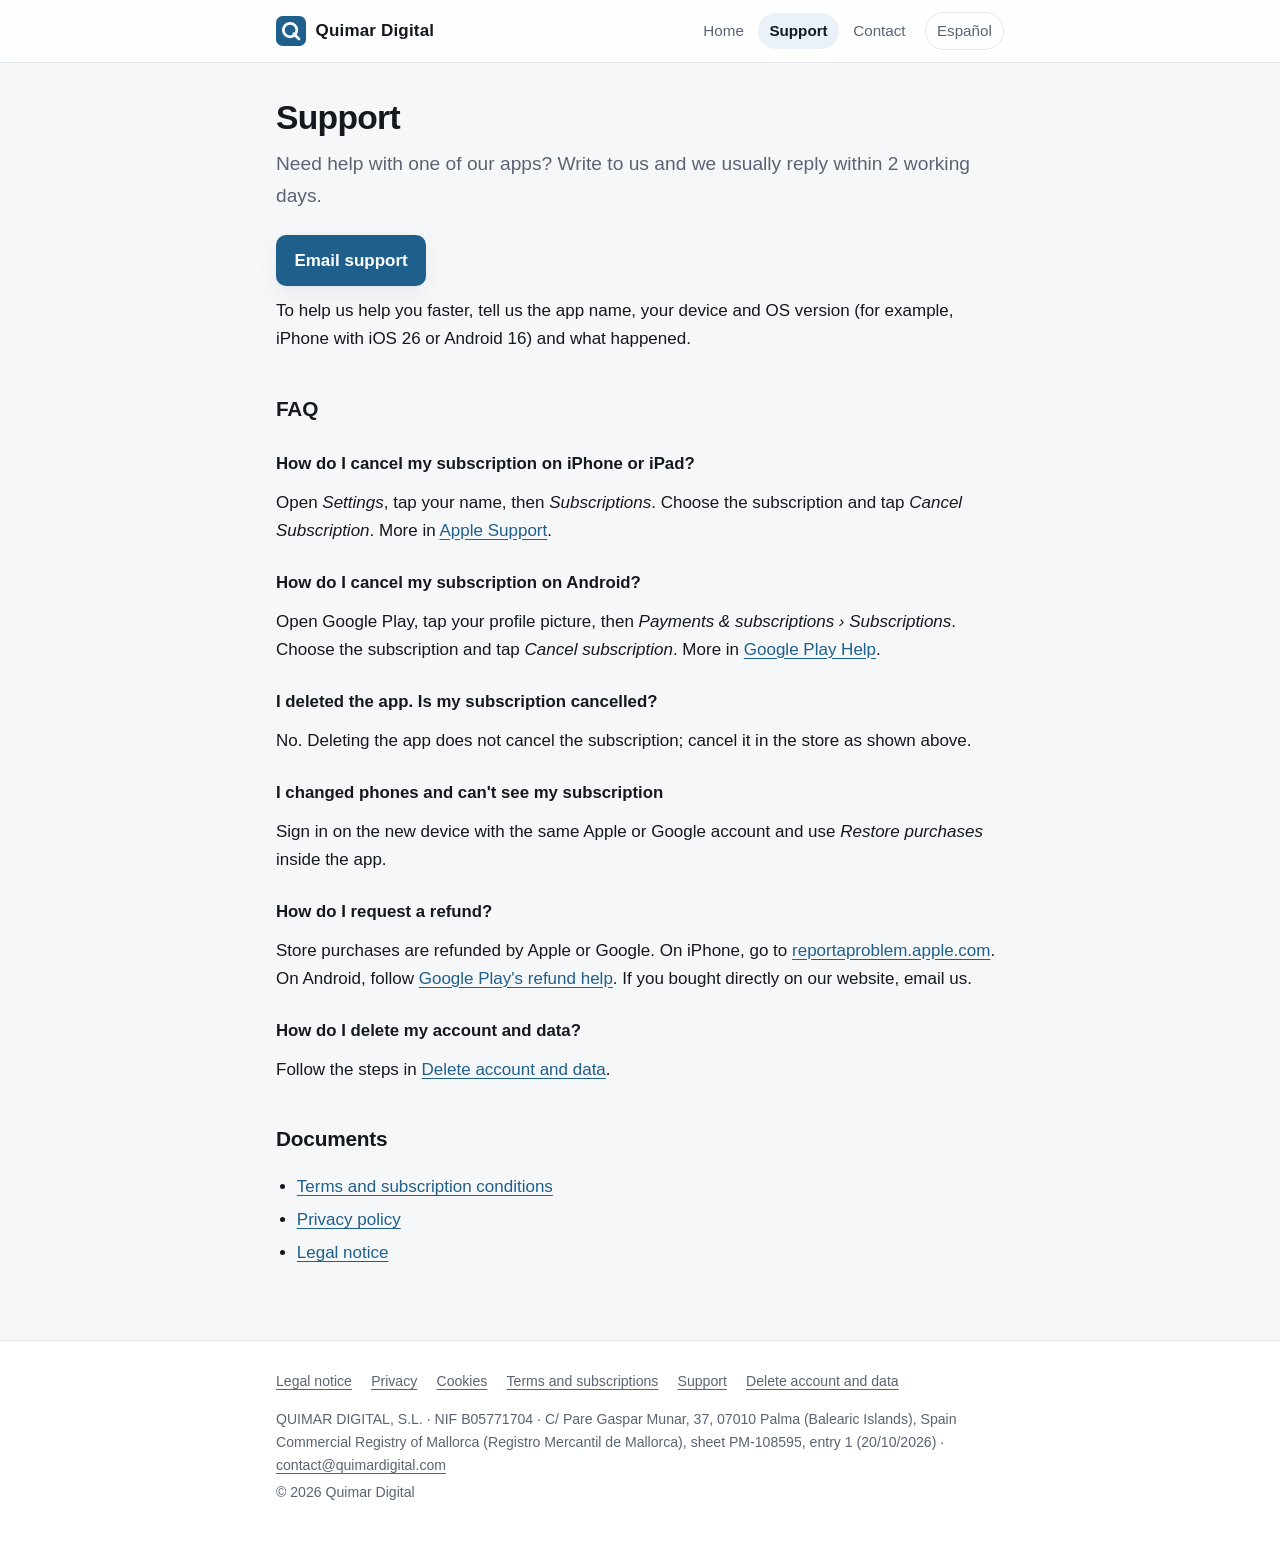
<file: en/support.html>
<!doctype html>
<html lang="en">
<head>
<meta charset="utf-8">
<meta name="viewport" content="width=device-width, initial-scale=1">
<title>Support · Quimar Digital</title>
<meta name="description" content="Help and support for Quimar Digital apps: contact, subscriptions, refunds and account deletion.">
<link rel="canonical" href="https://quimardigital.com/en/support.html">
<link rel="alternate" hreflang="es" href="https://quimardigital.com/soporte.html">
<link rel="alternate" hreflang="en" href="https://quimardigital.com/en/support.html">
<link rel="icon" href="../favicon.svg" type="image/svg+xml">
<link rel="stylesheet" href="../style.css">
</head>
<body>
<header class="site"><div class="wrap">
  <a class="brand" href="../en/index.html"><svg viewBox="0 0 32 32" aria-hidden="true"><rect width="32" height="32" rx="7" fill="currentColor"/><circle cx="15" cy="15" r="7.2" fill="none" stroke="var(--bg)" stroke-width="3"/><path d="M19 19l5.5 5.5" stroke="var(--bg)" stroke-width="3" stroke-linecap="round"/></svg><span>Quimar Digital</span></a>
  <nav class="top" aria-label="Main">
    <a href="../en/index.html">Home</a><a href="../en/support.html" aria-current="page">Support</a><a href="../en/index.html#contact">Contact</a><a class="lang" href="../soporte.html" hreflang="es" lang="es">Español</a>
  </nav>
</div></header>
<main><div class="wrap">

<h1>Support</h1>
<p class="lead">Need help with one of our apps? Write to us and we usually reply within 2 working days.</p>
<p><a class="btn" href="mailto:contact@quimardigital.com?subject=Support">Email support</a></p>
<p>To help us help you faster, tell us the app name, your device and OS version (for example, iPhone with iOS 26 or Android 16) and what happened.</p>
<h2>FAQ</h2>
<h3>How do I cancel my subscription on iPhone or iPad?</h3>
<p>Open <em>Settings</em>, tap your name, then <em>Subscriptions</em>. Choose the subscription and tap <em>Cancel Subscription</em>. More in <a href="https://support.apple.com/en-us/118428">Apple Support</a>.</p>
<h3>How do I cancel my subscription on Android?</h3>
<p>Open Google Play, tap your profile picture, then <em>Payments &amp; subscriptions › Subscriptions</em>. Choose the subscription and tap <em>Cancel subscription</em>. More in <a href="https://support.google.com/googleplay/answer/7018481?hl=en">Google Play Help</a>.</p>
<h3>I deleted the app. Is my subscription cancelled?</h3>
<p>No. Deleting the app does not cancel the subscription; cancel it in the store as shown above.</p>
<h3>I changed phones and can't see my subscription</h3>
<p>Sign in on the new device with the same Apple or Google account and use <em>Restore purchases</em> inside the app.</p>
<h3>How do I request a refund?</h3>
<p>Store purchases are refunded by Apple or Google. On iPhone, go to <a href="https://reportaproblem.apple.com">reportaproblem.apple.com</a>. On Android, follow <a href="https://support.google.com/googleplay/answer/2479637?hl=en">Google Play's refund help</a>. If you bought directly on our website, email us.</p>
<h3>How do I delete my account and data?</h3>
<p>Follow the steps in <a href="delete-account.html">Delete account and data</a>.</p>
<h2>Documents</h2>
<ul>
<li><a href="terms.html">Terms and subscription conditions</a></li>
<li><a href="privacy.html">Privacy policy</a></li>
<li><a href="legal-notice.html">Legal notice</a></li>
</ul>

</div></main>
<footer class="site"><div class="wrap">
  <nav aria-label="Legal"><a href="../en/legal-notice.html">Legal notice</a><a href="../en/privacy.html">Privacy</a><a href="../en/cookies.html">Cookies</a><a href="../en/terms.html">Terms and subscriptions</a><a href="../en/support.html" aria-current="page">Support</a><a href="../en/delete-account.html">Delete account and data</a></nav>
  <p>QUIMAR DIGITAL, S.L. · NIF B05771704 · C/ Pare Gaspar Munar, 37, 07010 Palma (Balearic Islands), Spain<br>Commercial Registry of Mallorca (Registro Mercantil de Mallorca), sheet PM-108595, entry 1 (20/10/2026) · <a href="mailto:contact@quimardigital.com">contact@quimardigital.com</a></p>
  <p>© 2026 Quimar Digital</p>
</div></footer>
</body>
</html>
</file>
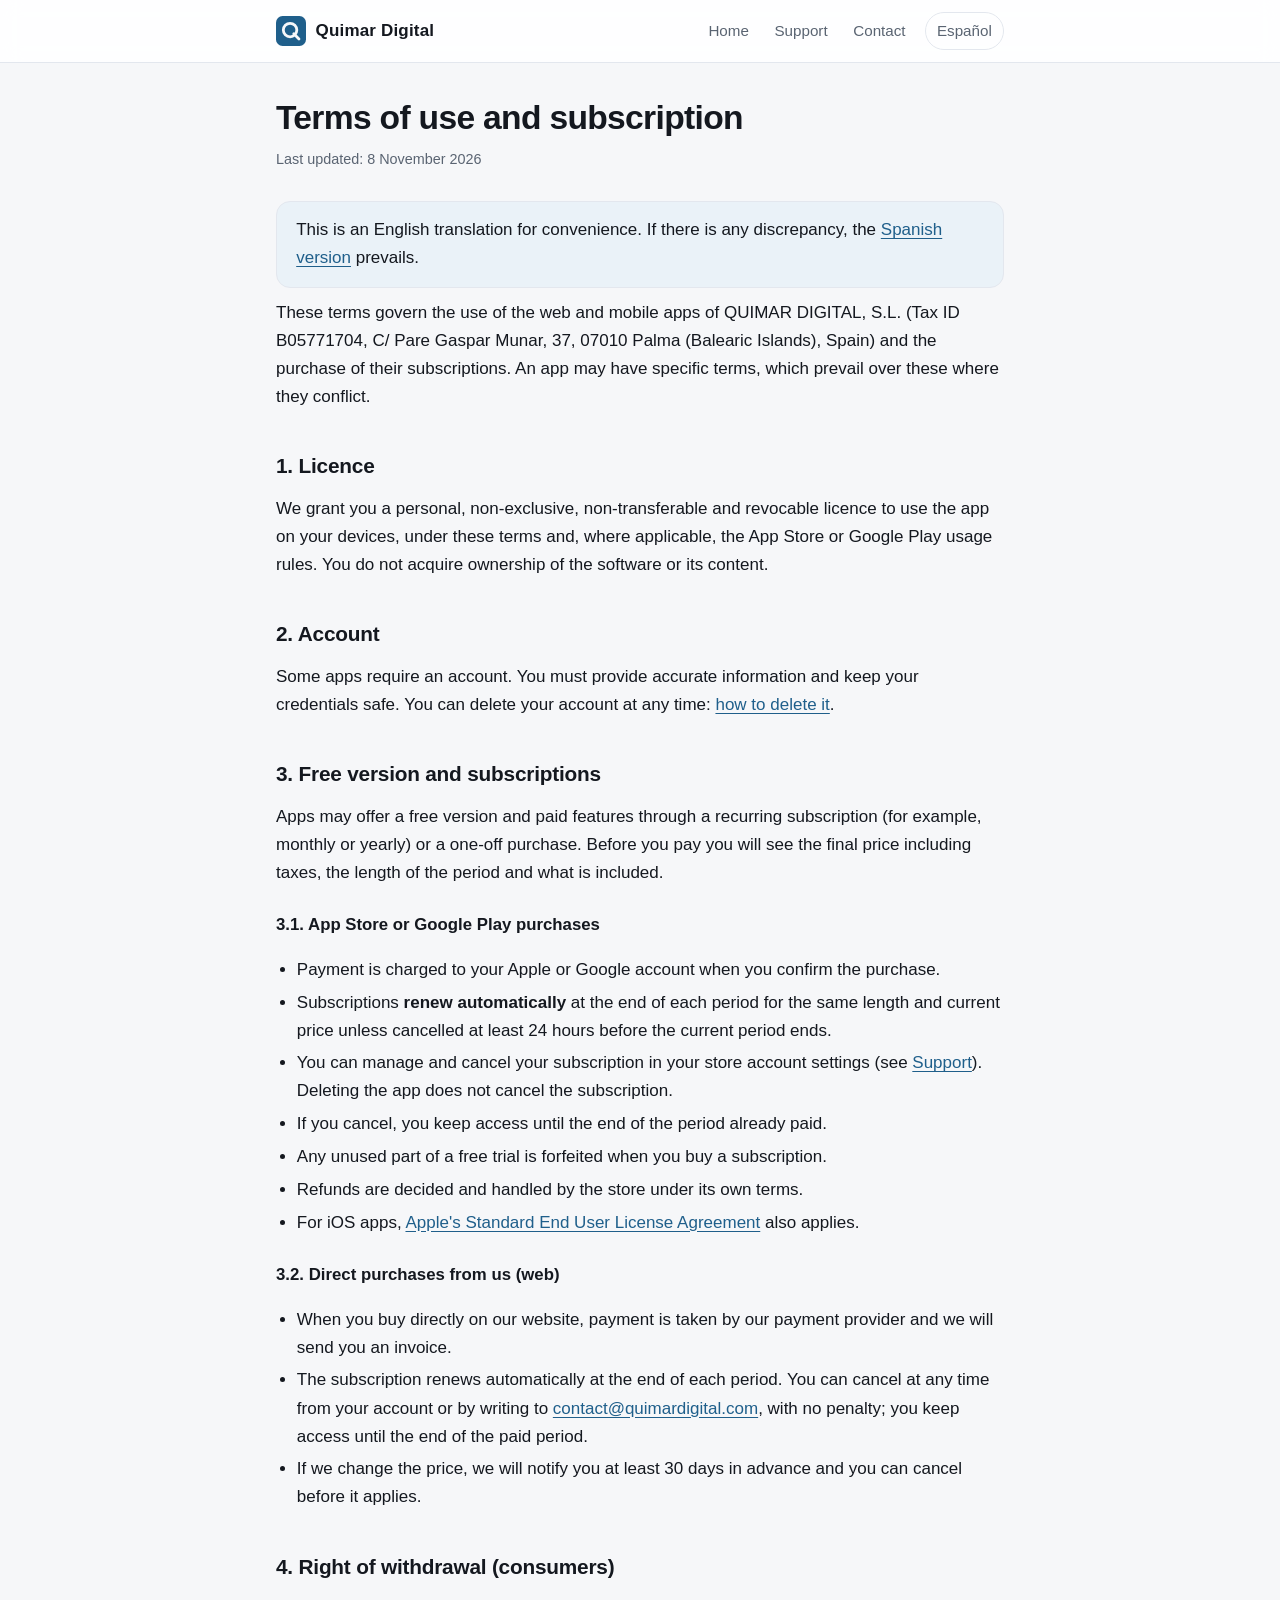
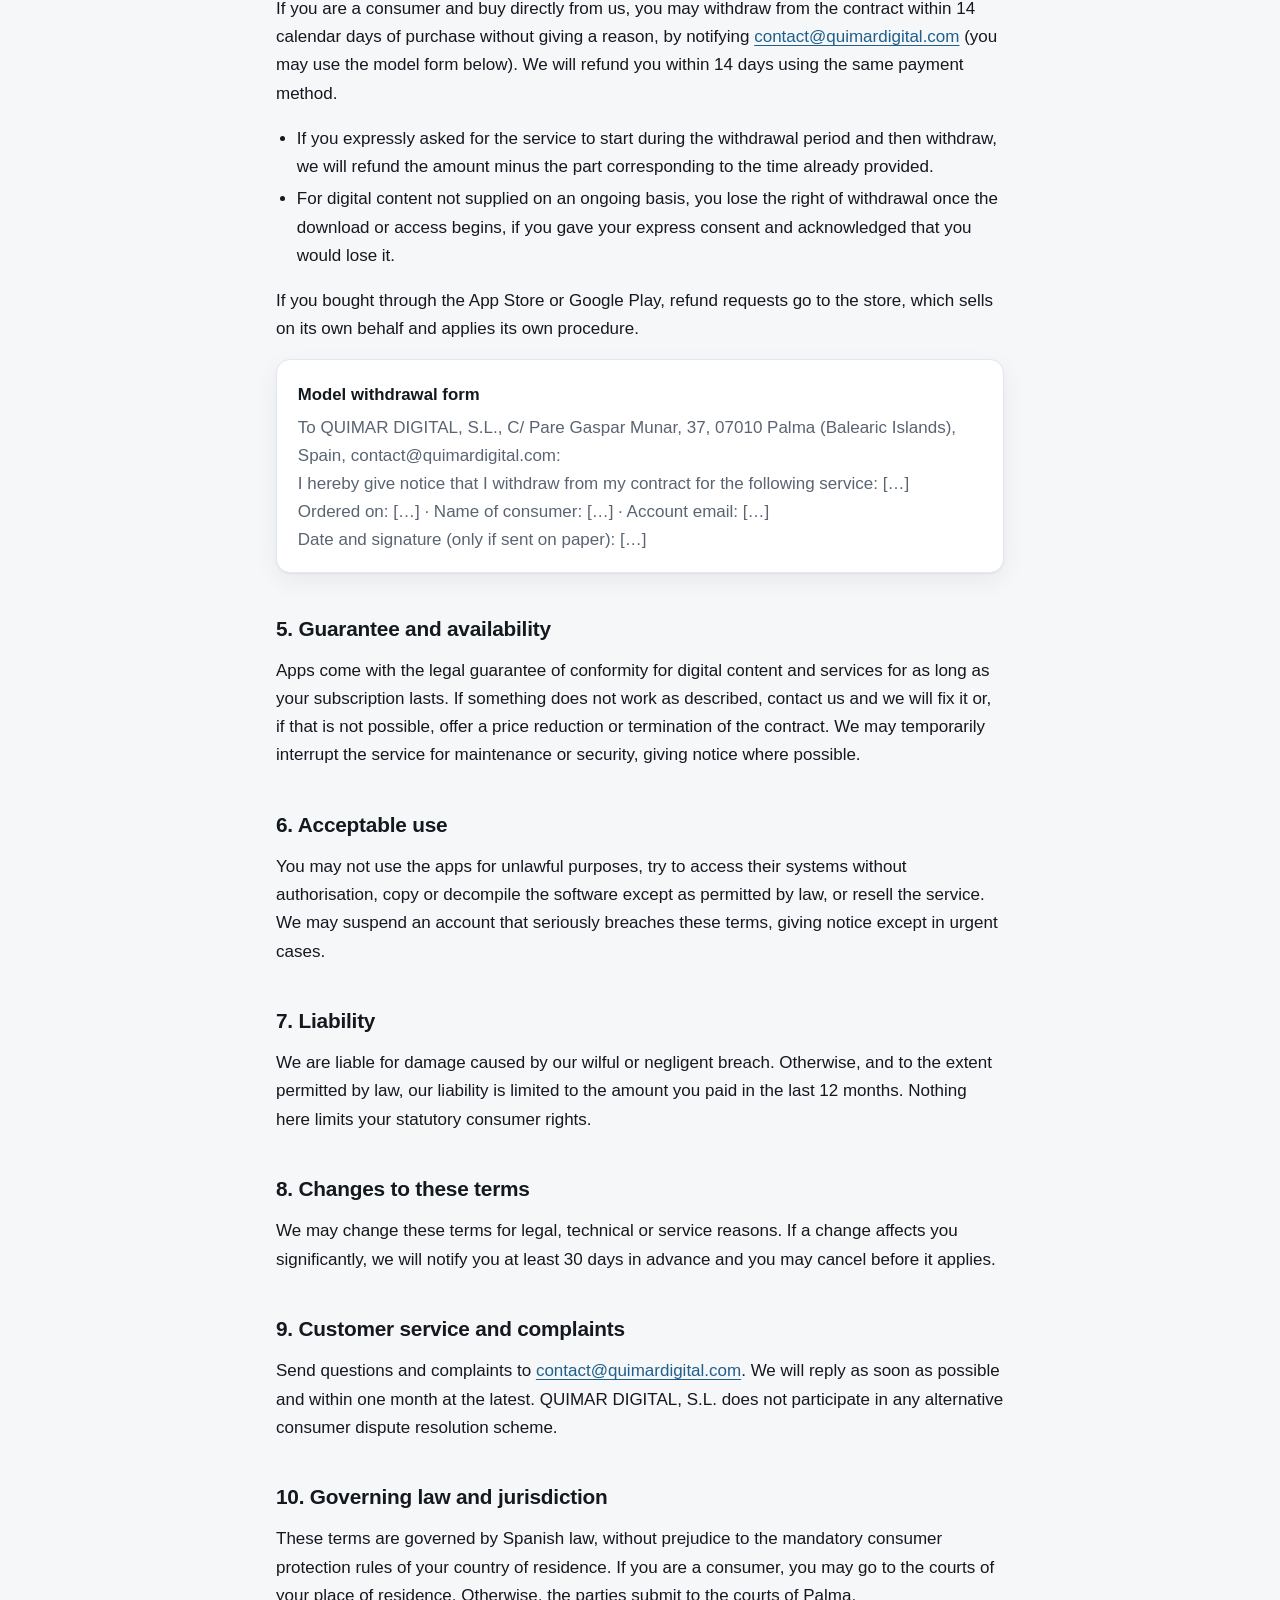
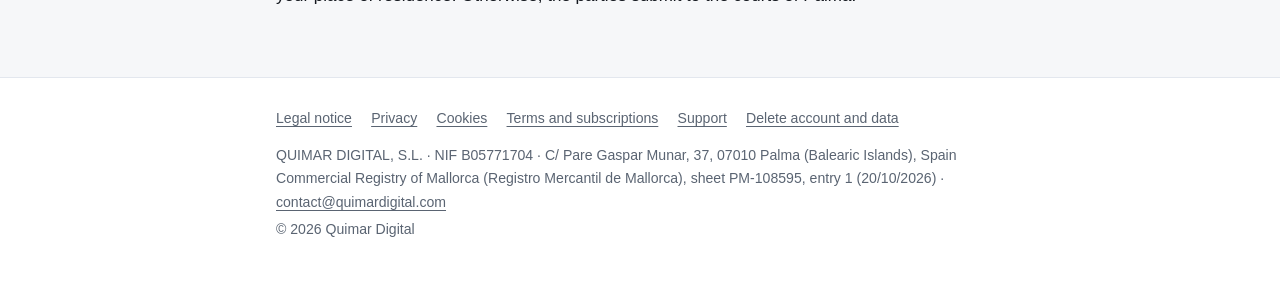
<file: en/terms.html>
<!doctype html>
<html lang="en">
<head>
<meta charset="utf-8">
<meta name="viewport" content="width=device-width, initial-scale=1">
<title>Terms and subscription conditions · Quimar Digital</title>
<meta name="description" content="Terms of use and subscription for Quimar Digital, S.L. apps: renewal, cancellation, withdrawal and guarantees.">
<link rel="canonical" href="https://quimardigital.com/en/terms.html">
<link rel="alternate" hreflang="es" href="https://quimardigital.com/terminos.html">
<link rel="alternate" hreflang="en" href="https://quimardigital.com/en/terms.html">
<link rel="icon" href="../favicon.svg" type="image/svg+xml">
<link rel="stylesheet" href="../style.css">
</head>
<body>
<header class="site"><div class="wrap">
  <a class="brand" href="../en/index.html"><svg viewBox="0 0 32 32" aria-hidden="true"><rect width="32" height="32" rx="7" fill="currentColor"/><circle cx="15" cy="15" r="7.2" fill="none" stroke="var(--bg)" stroke-width="3"/><path d="M19 19l5.5 5.5" stroke="var(--bg)" stroke-width="3" stroke-linecap="round"/></svg><span>Quimar Digital</span></a>
  <nav class="top" aria-label="Main">
    <a href="../en/index.html">Home</a><a href="../en/support.html">Support</a><a href="../en/index.html#contact">Contact</a><a class="lang" href="../terminos.html" hreflang="es" lang="es">Español</a>
  </nav>
</div></header>
<main><div class="wrap">

<h1>Terms of use and subscription</h1>
<p class="updated">Last updated: 8 November 2026</p>
<p class="note">This is an English translation for convenience. If there is any discrepancy, the <a href="../terminos.html">Spanish version</a> prevails.</p>
<p>These terms govern the use of the web and mobile apps of QUIMAR DIGITAL, S.L. (Tax ID B05771704, C/ Pare Gaspar Munar, 37, 07010 Palma (Balearic Islands), Spain) and the purchase of their subscriptions. An app may have specific terms, which prevail over these where they conflict.</p>
<h2>1. Licence</h2>
<p>We grant you a personal, non-exclusive, non-transferable and revocable licence to use the app on your devices, under these terms and, where applicable, the App Store or Google Play usage rules. You do not acquire ownership of the software or its content.</p>
<h2>2. Account</h2>
<p>Some apps require an account. You must provide accurate information and keep your credentials safe. You can delete your account at any time: <a href="delete-account.html">how to delete it</a>.</p>
<h2>3. Free version and subscriptions</h2>
<p>Apps may offer a free version and paid features through a recurring subscription (for example, monthly or yearly) or a one-off purchase. Before you pay you will see the final price including taxes, the length of the period and what is included.</p>
<h3>3.1. App Store or Google Play purchases</h3>
<ul>
<li>Payment is charged to your Apple or Google account when you confirm the purchase.</li>
<li>Subscriptions <strong>renew automatically</strong> at the end of each period for the same length and current price unless cancelled at least 24 hours before the current period ends.</li>
<li>You can manage and cancel your subscription in your store account settings (see <a href="support.html">Support</a>). Deleting the app does not cancel the subscription.</li>
<li>If you cancel, you keep access until the end of the period already paid.</li>
<li>Any unused part of a free trial is forfeited when you buy a subscription.</li>
<li>Refunds are decided and handled by the store under its own terms.</li>
<li>For iOS apps, <a href="https://www.apple.com/legal/internet-services/itunes/dev/stdeula/">Apple's Standard End User License Agreement</a> also applies.</li>
</ul>
<h3>3.2. Direct purchases from us (web)</h3>
<ul>
<li>When you buy directly on our website, payment is taken by our payment provider and we will send you an invoice.</li>
<li>The subscription renews automatically at the end of each period. You can cancel at any time from your account or by writing to <a href="mailto:contact@quimardigital.com">contact@quimardigital.com</a>, with no penalty; you keep access until the end of the paid period.</li>
<li>If we change the price, we will notify you at least 30 days in advance and you can cancel before it applies.</li>
</ul>
<h2>4. Right of withdrawal (consumers)</h2>
<p>If you are a consumer and buy directly from us, you may withdraw from the contract within 14 calendar days of purchase without giving a reason, by notifying <a href="mailto:contact@quimardigital.com">contact@quimardigital.com</a> (you may use the model form below). We will refund you within 14 days using the same payment method.</p>
<ul>
<li>If you expressly asked for the service to start during the withdrawal period and then withdraw, we will refund the amount minus the part corresponding to the time already provided.</li>
<li>For digital content not supplied on an ongoing basis, you lose the right of withdrawal once the download or access begins, if you gave your express consent and acknowledged that you would lose it.</li>
</ul>
<p>If you bought through the App Store or Google Play, refund requests go to the store, which sells on its own behalf and applies its own procedure.</p>
<div class="card">
<h3>Model withdrawal form</h3>
<p>To QUIMAR DIGITAL, S.L., C/ Pare Gaspar Munar, 37, 07010 Palma (Balearic Islands), Spain, contact@quimardigital.com:<br>
I hereby give notice that I withdraw from my contract for the following service: […]<br>
Ordered on: […] · Name of consumer: […] · Account email: […]<br>
Date and signature (only if sent on paper): […]</p>
</div>
<h2>5. Guarantee and availability</h2>
<p>Apps come with the legal guarantee of conformity for digital content and services for as long as your subscription lasts. If something does not work as described, contact us and we will fix it or, if that is not possible, offer a price reduction or termination of the contract. We may temporarily interrupt the service for maintenance or security, giving notice where possible.</p>
<h2>6. Acceptable use</h2>
<p>You may not use the apps for unlawful purposes, try to access their systems without authorisation, copy or decompile the software except as permitted by law, or resell the service. We may suspend an account that seriously breaches these terms, giving notice except in urgent cases.</p>
<h2>7. Liability</h2>
<p>We are liable for damage caused by our wilful or negligent breach. Otherwise, and to the extent permitted by law, our liability is limited to the amount you paid in the last 12 months. Nothing here limits your statutory consumer rights.</p>
<h2>8. Changes to these terms</h2>
<p>We may change these terms for legal, technical or service reasons. If a change affects you significantly, we will notify you at least 30 days in advance and you may cancel before it applies.</p>
<h2>9. Customer service and complaints</h2>
<p>Send questions and complaints to <a href="mailto:contact@quimardigital.com">contact@quimardigital.com</a>. We will reply as soon as possible and within one month at the latest. QUIMAR DIGITAL, S.L. does not participate in any alternative consumer dispute resolution scheme.</p>
<h2>10. Governing law and jurisdiction</h2>
<p>These terms are governed by Spanish law, without prejudice to the mandatory consumer protection rules of your country of residence. If you are a consumer, you may go to the courts of your place of residence. Otherwise, the parties submit to the courts of Palma.</p>

</div></main>
<footer class="site"><div class="wrap">
  <nav aria-label="Legal"><a href="../en/legal-notice.html">Legal notice</a><a href="../en/privacy.html">Privacy</a><a href="../en/cookies.html">Cookies</a><a href="../en/terms.html" aria-current="page">Terms and subscriptions</a><a href="../en/support.html">Support</a><a href="../en/delete-account.html">Delete account and data</a></nav>
  <p>QUIMAR DIGITAL, S.L. · NIF B05771704 · C/ Pare Gaspar Munar, 37, 07010 Palma (Balearic Islands), Spain<br>Commercial Registry of Mallorca (Registro Mercantil de Mallorca), sheet PM-108595, entry 1 (20/10/2026) · <a href="mailto:contact@quimardigital.com">contact@quimardigital.com</a></p>
  <p>© 2026 Quimar Digital</p>
</div></footer>
</body>
</html>
</file>
<file: style.css>
:root{
  --bg:#f6f7f9; --surface:#ffffff; --ink:#14181f; --muted:#5a6472; --line:#e3e7ee;
  --accent:#1f5f8b; --accent-2:#2a86c4; --accent-ink:#ffffff; --soft:#eaf2f8;
  --hero-a:#e9f3fb; --hero-b:#f6f7f9; --shadow:0 1px 2px rgba(16,24,40,.05),0 8px 24px rgba(16,24,40,.06);
  --maxw:48rem; --radius:14px;
  color-scheme: light dark;
}
@media (prefers-color-scheme: dark){
  :root{ --bg:#0e1116; --surface:#161b22; --ink:#e8ecf2; --muted:#9aa5b4; --line:#262d38;
         --accent:#7fb6dd; --accent-2:#5aa2d6; --accent-ink:#0b1620; --soft:#16212c;
         --hero-a:#13222f; --hero-b:#0e1116; --shadow:0 1px 2px rgba(0,0,0,.4),0 8px 24px rgba(0,0,0,.35); }
}
*{box-sizing:border-box}
html{-webkit-text-size-adjust:100%;scroll-behavior:smooth}
body{margin:0;background:var(--bg);color:var(--ink);
  font:17px/1.65 -apple-system,BlinkMacSystemFont,"Segoe UI",Roboto,"Helvetica Neue",Arial,sans-serif;
  -webkit-font-smoothing:antialiased}
a{color:var(--accent);text-underline-offset:3px}
a:hover{text-decoration-thickness:2px}
a:focus-visible,.btn:focus-visible{outline:3px solid var(--accent-2);outline-offset:3px;border-radius:6px}
.wrap{max-width:var(--maxw);margin:0 auto;padding:0 20px}

header.site{position:sticky;top:0;z-index:10;background:color-mix(in srgb,var(--surface) 88%,transparent);
  -webkit-backdrop-filter:saturate(1.4) blur(10px);backdrop-filter:saturate(1.4) blur(10px);border-bottom:1px solid var(--line)}
header.site .wrap{display:flex;align-items:center;justify-content:space-between;gap:.5rem 1.2rem;min-height:62px;flex-wrap:wrap;padding-top:6px;padding-bottom:6px}
.brand{font-weight:700;letter-spacing:.01em;text-decoration:none;color:var(--ink);display:flex;align-items:center;gap:.6rem}
.brand svg{width:30px;height:30px;flex:none;color:var(--accent)}
nav.top{display:flex;gap:.2rem;flex-wrap:wrap;font-size:.95rem;align-items:center}
nav.top a{color:var(--muted);text-decoration:none;padding:.35rem .7rem;border-radius:999px}
nav.top a:hover{color:var(--ink);background:var(--soft)}
nav.top a[aria-current=page]{color:var(--ink);background:var(--soft);font-weight:600}
nav.top a.lang{border:1px solid var(--line);margin-left:.3rem}

main{padding:2.2rem 0 3.5rem}
h1{font-size:2.1rem;line-height:1.2;margin:0 0 .6rem;letter-spacing:-.02em}
h2{font-size:1.3rem;margin:2.4rem 0 .7rem;letter-spacing:-.01em}
h3{font-size:1.05rem;margin:1.5rem 0 .4rem}
p{margin:.7rem 0}
.lead{font-size:1.2rem;color:var(--muted);margin:0 0 1.5rem}
.updated{color:var(--muted);font-size:.9rem;margin:.2rem 0 1.8rem}

.hero{background:linear-gradient(160deg,var(--hero-a),var(--hero-b));border:1px solid var(--line);
  border-radius:22px;padding:3rem 1.6rem 2.6rem;margin:0 0 1rem;position:relative;overflow:hidden}
.hero::after{content:"";position:absolute;right:-60px;top:-60px;width:260px;height:260px;border-radius:50%;
  background:radial-gradient(circle at 30% 30%,var(--accent-2),transparent 70%);opacity:.18;pointer-events:none}
.eyebrow{display:inline-block;font-size:.8rem;font-weight:600;letter-spacing:.08em;text-transform:uppercase;
  color:var(--accent);background:var(--surface);border:1px solid var(--line);padding:.25rem .7rem;border-radius:999px;margin-bottom:1rem}
.hero h1{font-size:clamp(2rem,6vw,3rem);line-height:1.1;max-width:18ch}
.hero .lead{max-width:34rem;margin-bottom:1.6rem}
.actions{display:flex;gap:.7rem;flex-wrap:wrap}
.btn{display:inline-block;background:var(--accent);color:var(--accent-ink);padding:.7rem 1.15rem;border-radius:10px;
  text-decoration:none;font-weight:600;box-shadow:var(--shadow)}
.btn:hover{filter:brightness(1.08)}
.btn.ghost{background:transparent;color:var(--ink);border:1px solid var(--line);box-shadow:none}
.btn.ghost:hover{background:var(--soft)}

.card{background:var(--surface);border:1px solid var(--line);border-radius:var(--radius);padding:1.15rem 1.3rem;margin:1rem 0;box-shadow:var(--shadow)}
.grid{display:grid;gap:1rem;grid-template-columns:repeat(auto-fit,minmax(14rem,1fr));margin:1rem 0}
.grid .card{margin:0}
.card h3{margin:.2rem 0 .3rem}
.card p{color:var(--muted);margin:.3rem 0 0}
.ico{width:42px;height:42px;border-radius:11px;background:var(--soft);color:var(--accent);display:grid;place-items:center;margin-bottom:.6rem}
.ico svg{width:22px;height:22px}
.soon{border-style:dashed;box-shadow:none;text-align:center;padding:1.6rem 1.3rem}
.soon p{max-width:30rem;margin:.4rem auto 0}

dl.data{display:grid;grid-template-columns:max-content 1fr;gap:.45rem 1.2rem;margin:0}
dl.data dt{color:var(--muted)}
dl.data dd{margin:0;overflow-wrap:anywhere}
@media (max-width:540px){dl.data{grid-template-columns:1fr;gap:.1rem}dl.data dd{margin-bottom:.7rem}}

.note{background:var(--soft);border-radius:var(--radius);padding:.9rem 1.2rem;border:1px solid var(--line)}
.note p{margin:.2rem 0}
table{border-collapse:collapse;width:100%;font-size:.93rem;margin:1rem 0;background:var(--surface)}
th,td{border:1px solid var(--line);padding:.55rem .7rem;text-align:left;vertical-align:top}
th{background:var(--soft)}
.tablewrap{overflow-x:auto;border-radius:10px}
ul,ol{padding-left:1.3rem}
li{margin:.3rem 0}

footer.site{border-top:1px solid var(--line);background:var(--surface);color:var(--muted);font-size:.88rem;padding:1.8rem 0 2.5rem}
footer.site nav{display:flex;flex-wrap:wrap;gap:.4rem 1.2rem;margin-bottom:.9rem}
footer.site a{color:var(--muted)}
footer.site a:hover{color:var(--ink)}
footer.site p{color:var(--muted);margin:.25rem 0}

@media (prefers-reduced-motion:reduce){html{scroll-behavior:auto}}
@media print{header.site,footer.site nav{display:none}body{background:#fff;color:#000}.card{box-shadow:none}}
</file>
